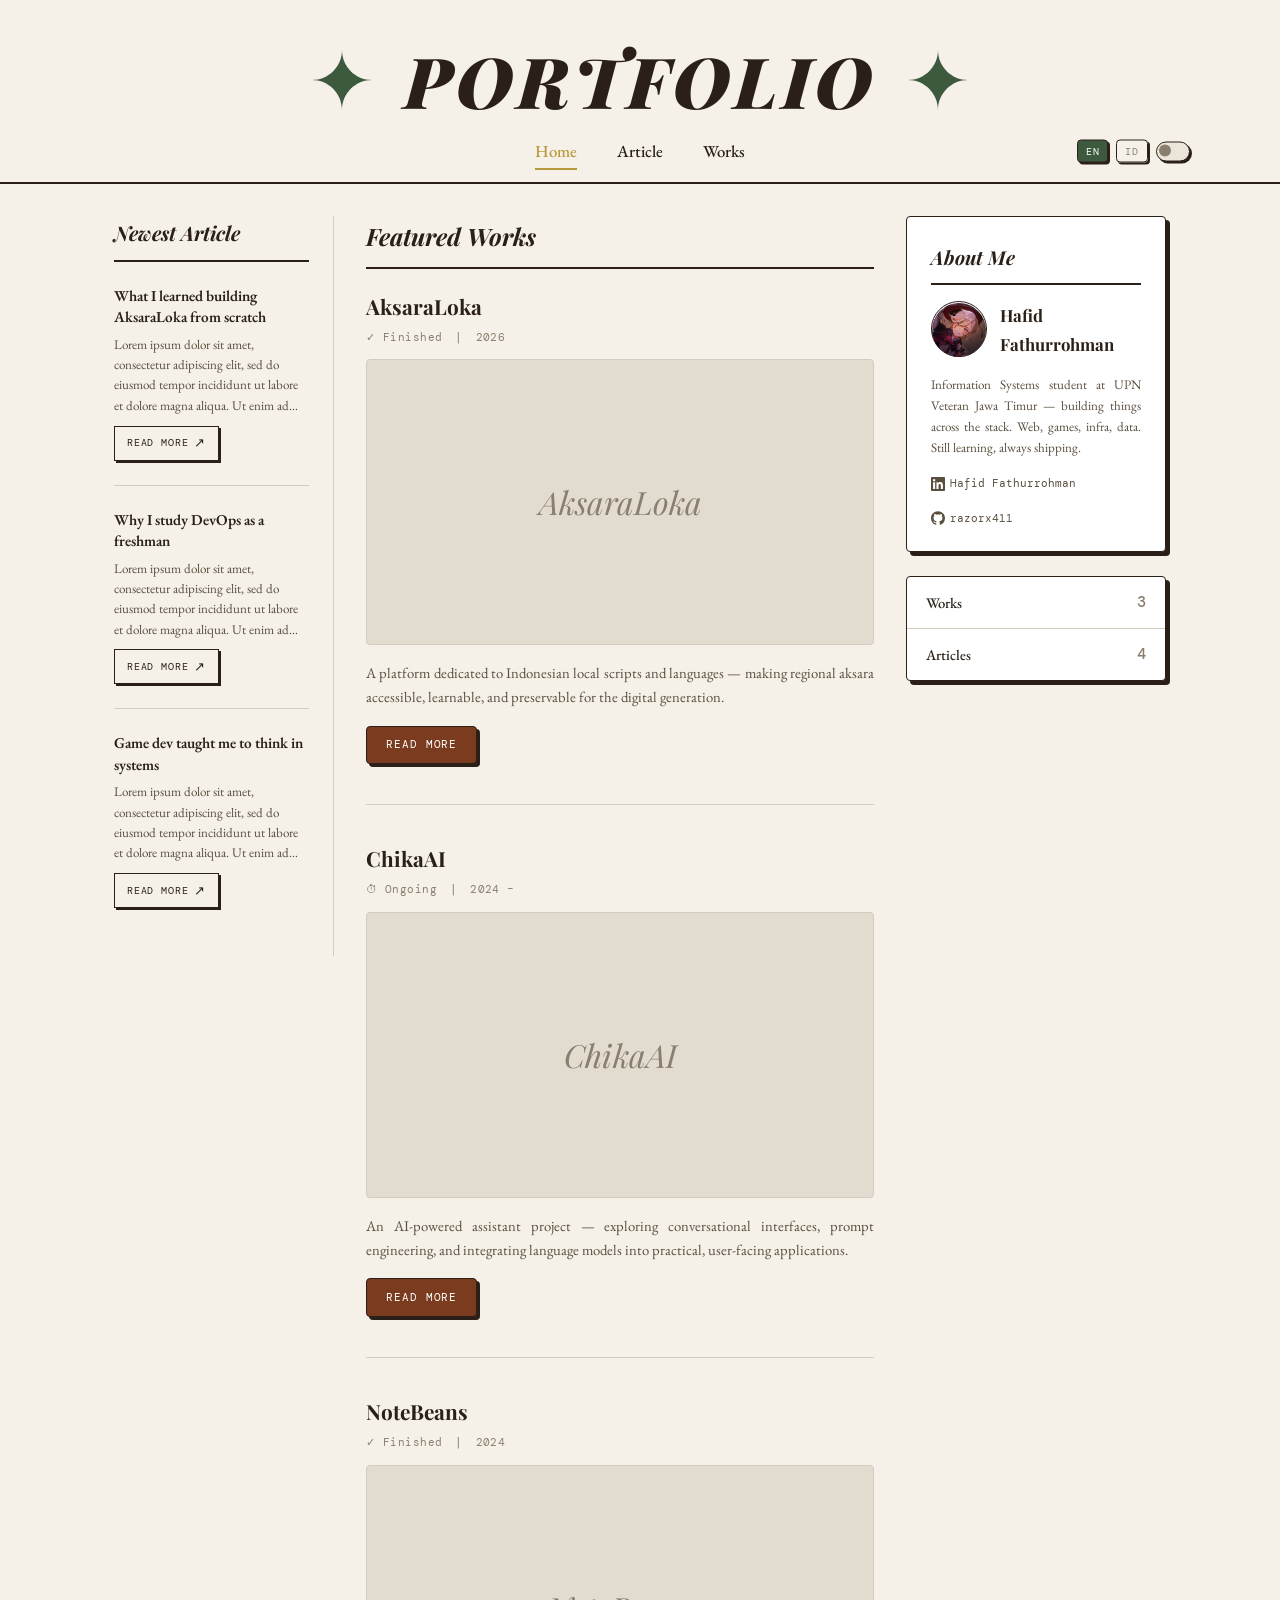
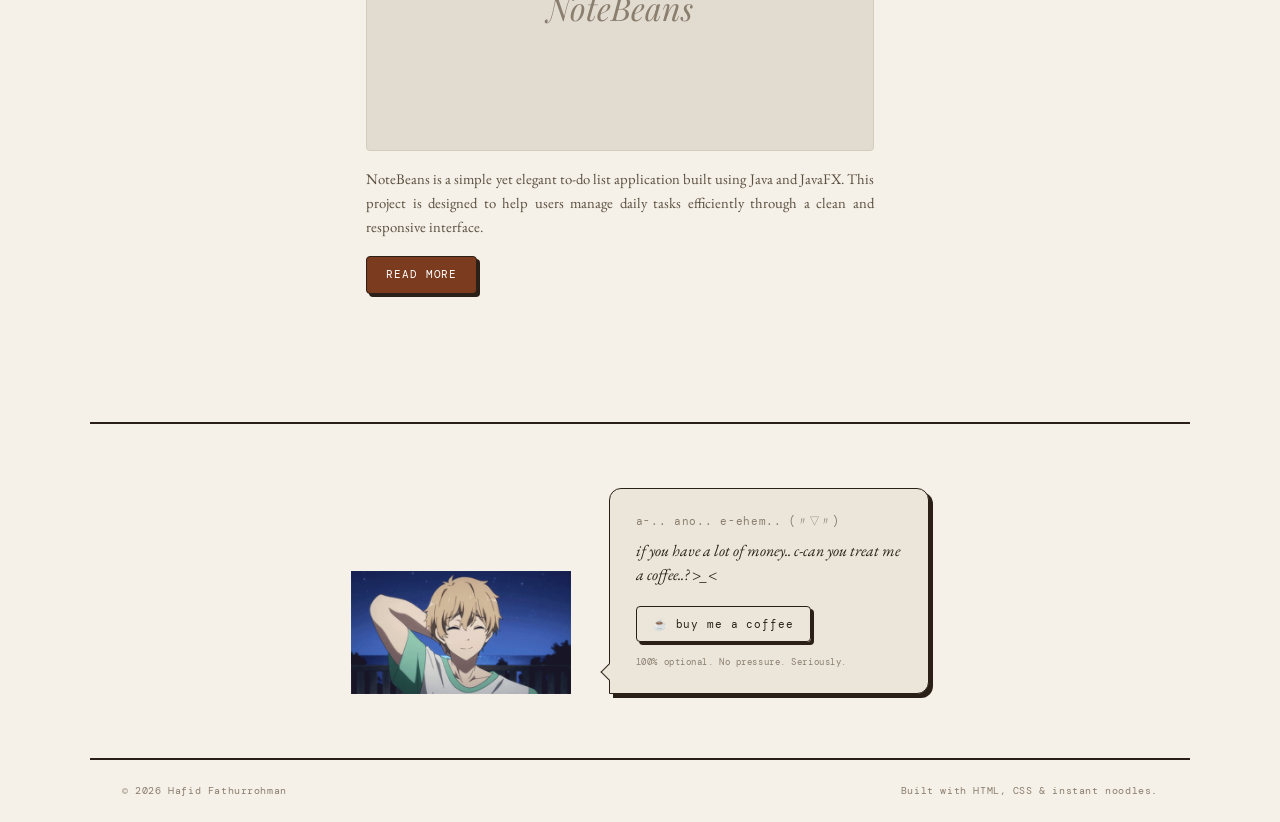
<file: index.html>
<!DOCTYPE html>
<html lang="en" data-theme="light">
<head>
  <meta charset="UTF-8" />
  <meta name="viewport" content="width=device-width, initial-scale=1.0"/>
  <meta name="description" content="Hafid Fathurrohman — Information Systems student, developer, builder. Portfolio home."/>
  <title>Hafid Fathurrohman — Portfolio</title>
  <link rel="icon" type="image/png" href="assets/ic_main.png"/>

  <!-- Fonts -->
  <link rel="preconnect" href="https://fonts.googleapis.com">
  <link href="https://fonts.googleapis.com/css2?family=Playfair+Display:ital,wght@0,400;0,700;0,900;1,400;1,700;1,900&family=EB+Garamond:ital,wght@0,400;0,500;0,600;1,400&family=DM+Mono:wght@300;400;500&display=swap" rel="stylesheet">

  <!-- Styles -->
  <link rel="stylesheet" href="css/style.css"/>
</head>
<body>

  <!-- ════════════════════ MASTHEAD ════════════════════ -->
  <header class="masthead">
    <div class="masthead-inner">
      <!-- Decorative left -->
      <div class="deco-shape">
        <svg viewBox="0 0 100 100" xmlns="http://www.w3.org/2000/svg">
          <path d="M50 0 C50 27.6,27.6 50,0 50 C27.6 50,50 72.4,50 100 C50 72.4,72.4 50,100 50 C72.4 50,50 27.6,50 0Z"/>
        </svg>
      </div>

      <h1 class="masthead-title">Portfolio</h1>

      <!-- Decorative right -->
      <div class="deco-shape">
        <svg viewBox="0 0 100 100" xmlns="http://www.w3.org/2000/svg">
          <path d="M50 0 C50 27.6,27.6 50,0 50 C27.6 50,50 72.4,50 100 C50 72.4,72.4 50,100 50 C72.4 50,50 27.6,50 0Z"/>
        </svg>
      </div>
    </div>

    <!-- Navigation -->
    <nav class="main-nav" id="mainNav">
      <div class="nav-links" id="navLinks">
        <a href="index.html" class="active" data-page="home">Home</a>
        <a href="article.html" data-page="article">Article</a>
        <a href="work.html" data-page="works">Works</a>
      </div>

      <div class="nav-controls">
        <button class="ctrl-btn lang-btn active-lang" data-lang="en">EN</button>
        <button class="ctrl-btn lang-btn" data-lang="id">ID</button>
        <button id="darkToggle" aria-label="Toggle dark mode"></button>
        <button class="hamburger" id="hamburger" aria-label="Menu">
          <span></span><span></span><span></span>
        </button>
      </div>
    </nav>
  </header>


  <!-- ════════════════════ PAGE BODY — 3 COLUMNS ════════════════════ -->
  <main class="page-body">

    <!-- ── LEFT SIDEBAR: Newest Articles ── -->
    <aside class="sidebar-left fade-in">
      <h2 class="sidebar-title" data-i18n="sidebar_newest">Newest Article</h2>

      <div class="article-preview">
        <h3 class="article-preview-title" data-i18n="ap1_title">What I learned building AksaraLoka from scratch</h3>
        <p class="article-preview-text" data-i18n="ap1_text">Lorem ipsum dolor sit amet, consectetur adipiscing elit, sed do eiusmod tempor incididunt ut labore et dolore magna aliqua. Ut enim ad minim veniam, quis nostrud exercitation ullamco laboris nisi ut aliquip ex ea commodo consequat.</p>
        <a href="article.html" class="read-more-link">Read More <span class="arrow">↗</span></a>
      </div>

      <div class="article-preview">
        <h3 class="article-preview-title" data-i18n="ap2_title">Why I study DevOps as a freshman</h3>
        <p class="article-preview-text" data-i18n="ap2_text">Lorem ipsum dolor sit amet, consectetur adipiscing elit, sed do eiusmod tempor incididunt ut labore et dolore magna aliqua. Ut enim ad minim veniam, quis nostrud exercitation ullamco laboris nisi ut aliquip ex ea commodo consequat.</p>
        <a href="article.html" class="read-more-link">Read More <span class="arrow">↗</span></a>
      </div>

      <div class="article-preview">
        <h3 class="article-preview-title" data-i18n="ap3_title">Game dev taught me to think in systems</h3>
        <p class="article-preview-text" data-i18n="ap3_text">Lorem ipsum dolor sit amet, consectetur adipiscing elit, sed do eiusmod tempor incididunt ut labore et dolore magna aliqua. Ut enim ad minim veniam, quis nostrud exercitation ullamco laboris nisi ut aliquip ex ea commodo consequat.</p>
        <a href="article.html" class="read-more-link">Read More <span class="arrow">↗</span></a>
      </div>
    </aside>


    <!-- ── CENTER: Featured Works ── -->
    <section class="center-content">
      <h2 class="section-heading" data-i18n="heading_featured">Featured Works</h2>

      <!-- Work 1: AksaraLoka -->
      <article class="work-card fade-in">
        <h3 class="work-card-title">AksaraLoka</h3>
        <div class="work-card-meta">
          <span class="meta-icon">✓ Finished</span>
          <span>|</span>
          <span>2026</span>
        </div>
        <div class="work-card-image" role="img" aria-label="AksaraLoka project screenshot" style="display:flex;align-items:center;justify-content:center;font-family:var(--display);font-size:2rem;color:var(--muted);font-style:italic;">AksaraLoka</div>
        <p class="work-card-desc" data-i18n="akslok_desc">A platform dedicated to Indonesian local scripts and languages — making regional aksara accessible, learnable, and preservable for the digital generation.</p>
        <a href="work.html" class="btn-retro btn-retro-fill">Read More</a>
      </article>

      <!-- Work 2: ChikaAI -->
      <article class="work-card fade-in">
        <h3 class="work-card-title">ChikaAI</h3>
        <div class="work-card-meta">
          <span class="meta-icon">⏱ Ongoing</span>
          <span>|</span>
          <span>2024 –</span>
        </div>
        <div class="work-card-image" role="img" aria-label="ChikaAI project screenshot" style="display:flex;align-items:center;justify-content:center;font-family:var(--display);font-size:2rem;color:var(--muted);font-style:italic;">ChikaAI</div>
        <p class="work-card-desc" data-i18n="chika_desc">An AI-powered assistant project — exploring conversational interfaces, prompt engineering, and integrating language models into practical, user-facing applications.</p>
        <a href="work.html" class="btn-retro btn-retro-fill">Read More</a>
      </article>

      <!-- Work 3: NoteBeans -->
      <article class="work-card fade-in">
        <h3 class="work-card-title">NoteBeans</h3>
        <div class="work-card-meta">
          <span class="meta-icon">✓ Finished</span>
          <span>|</span>
          <span>2024</span>
        </div>
        <div class="work-card-image" role="img" aria-label="NoteBeans project screenshot" style="display:flex;align-items:center;justify-content:center;font-family:var(--display);font-size:2rem;color:var(--muted);font-style:italic;">NoteBeans</div>
        <p class="work-card-desc" data-i18n="notebeans_desc">NoteBeans is a simple yet elegant to-do list application built using Java and JavaFX. This project is designed to help users manage daily tasks efficiently through a clean and responsive interface.</p>
        <a href="https://github.com/razorx411/NoteBeans" class="btn-retro btn-retro-fill">Read More</a>
      </article>
    </section>


    <!-- ── RIGHT SIDEBAR: About Me ── -->
    <aside class="sidebar-right fade-in fade-in-delay-2">

      <!-- About card -->
      <div class="about-card">
        <h2 class="about-card-title" data-i18n="sidebar_about">About Me</h2>

        <div class="profile-section">
          <div class="profile-photo"><img src="assets/ic_me.jpg" alt="HF"></div>
          <div>
            <p class="profile-name">Hafid Fathurrohman</p>
          </div>
        </div>

        <p class="about-bio" data-i18n="about_bio_short">Information Systems student at UPN Veteran Jawa Timur — building things across the stack. Web, games, infra, data. Still learning, always shipping.</p>

        <div class="social-links">
          <a href="www.linkedin.com/in/hafid-fathurrohman-99455b325" target="_blank" class="social-link-retro">
            <svg viewBox="0 0 24 24" xmlns="http://www.w3.org/2000/svg"><path d="M20.447 20.452h-3.554v-5.569c0-1.328-.027-3.037-1.852-3.037-1.853 0-2.136 1.445-2.136 2.939v5.667H9.351V9h3.414v1.561h.046c.477-.9 1.637-1.85 3.37-1.85 3.601 0 4.267 2.37 4.267 5.455v6.286zM5.337 7.433a2.062 2.062 0 01-2.063-2.065 2.064 2.064 0 112.063 2.065zm1.782 13.019H3.555V9h3.564v11.452zM22.225 0H1.771C.792 0 0 .774 0 1.729v20.542C0 23.227.792 24 1.771 24h20.451C23.2 24 24 23.227 24 22.271V1.729C24 .774 23.2 0 22.222 0h.003z"/></svg>
            Hafid Fathurrohman
          </a>
          <a href="https://github.com/razorx411" target="_blank" class="social-link-retro">
            <svg viewBox="0 0 24 24" xmlns="http://www.w3.org/2000/svg"><path d="M12 .297c-6.63 0-12 5.373-12 12 0 5.303 3.438 9.8 8.205 11.385.6.113.82-.258.82-.577 0-.285-.01-1.04-.015-2.04-3.338.724-4.042-1.61-4.042-1.61C4.422 18.07 3.633 17.7 3.633 17.7c-1.087-.744.084-.729.084-.729 1.205.084 1.838 1.236 1.838 1.236 1.07 1.835 2.809 1.305 3.495.998.108-.776.417-1.305.76-1.605-2.665-.3-5.466-1.332-5.466-5.93 0-1.31.465-2.38 1.235-3.22-.135-.303-.54-1.523.105-3.176 0 0 1.005-.322 3.3 1.23.96-.267 1.98-.399 3-.405 1.02.006 2.04.138 3 .405 2.28-1.552 3.285-1.23 3.285-1.23.645 1.653.24 2.873.12 3.176.765.84 1.23 1.91 1.23 3.22 0 4.61-2.805 5.625-5.475 5.92.42.36.81 1.096.81 2.22 0 1.606-.015 2.896-.015 3.286 0 .315.21.69.825.57C20.565 22.092 24 17.592 24 12.297c0-6.627-5.373-12-12-12"/></svg>
            razorx411
          </a>
        </div>
      </div>

      <!-- Stats card -->
      <div class="stats-card">
        <div class="stat-row">
          <span class="stat-label">Works</span>
          <span class="stat-value">3</span>
        </div>
        <div class="stat-row">
          <span class="stat-label">Articles</span>
          <span class="stat-value">4</span>
        </div>
      </div>
    </aside>

  </main>

  <!-- ════════════════════ SUPPORT / KO-FI ════════════════════ -->
  <div id="support">
    <div class="anime-scene fade-in">
      <!-- anime gif -->
      <div class="anime-gif-wrap">
        <img src="anime-blush.gif" alt="anime blush" />
      </div>  
      <!-- speech bubble -->
      <div class="anime-speech">
        <p class="speech-line-1" data-i18n="support_line1">a-.. ano.. e-ehem.. (〃▽〃)</p>
        <p class="speech-line-2" data-i18n="support_line2">if you have a lot of money.. c-can you treat me a coffee..? &gt;_&lt;</p>
        <a href="https://ko-fi.com/hafidfathurrohman" target="_blank" class="matcha-inline-btn" data-i18n="support_btn">buy me a matcha</a>
        <p class="speech-disclaimer" data-i18n="support_disc">100% optional. No pressure. Seriously.</p>
      </div>
    </div>
  </div>

  <!-- ════════════════════ FOOTER ════════════════════ -->
  <footer>
    <span class="footer-text">© 2026 Hafid Fathurrohman</span>
    <span class="footer-text" data-i18n="footer_right">Built with HTML, CSS &amp; Matcha.</span>
  </footer>


  <!-- Scripts -->
  <script src="js/i18n.js"></script>
  <script src="js/main.js"></script>
</body>
</html>
</file>
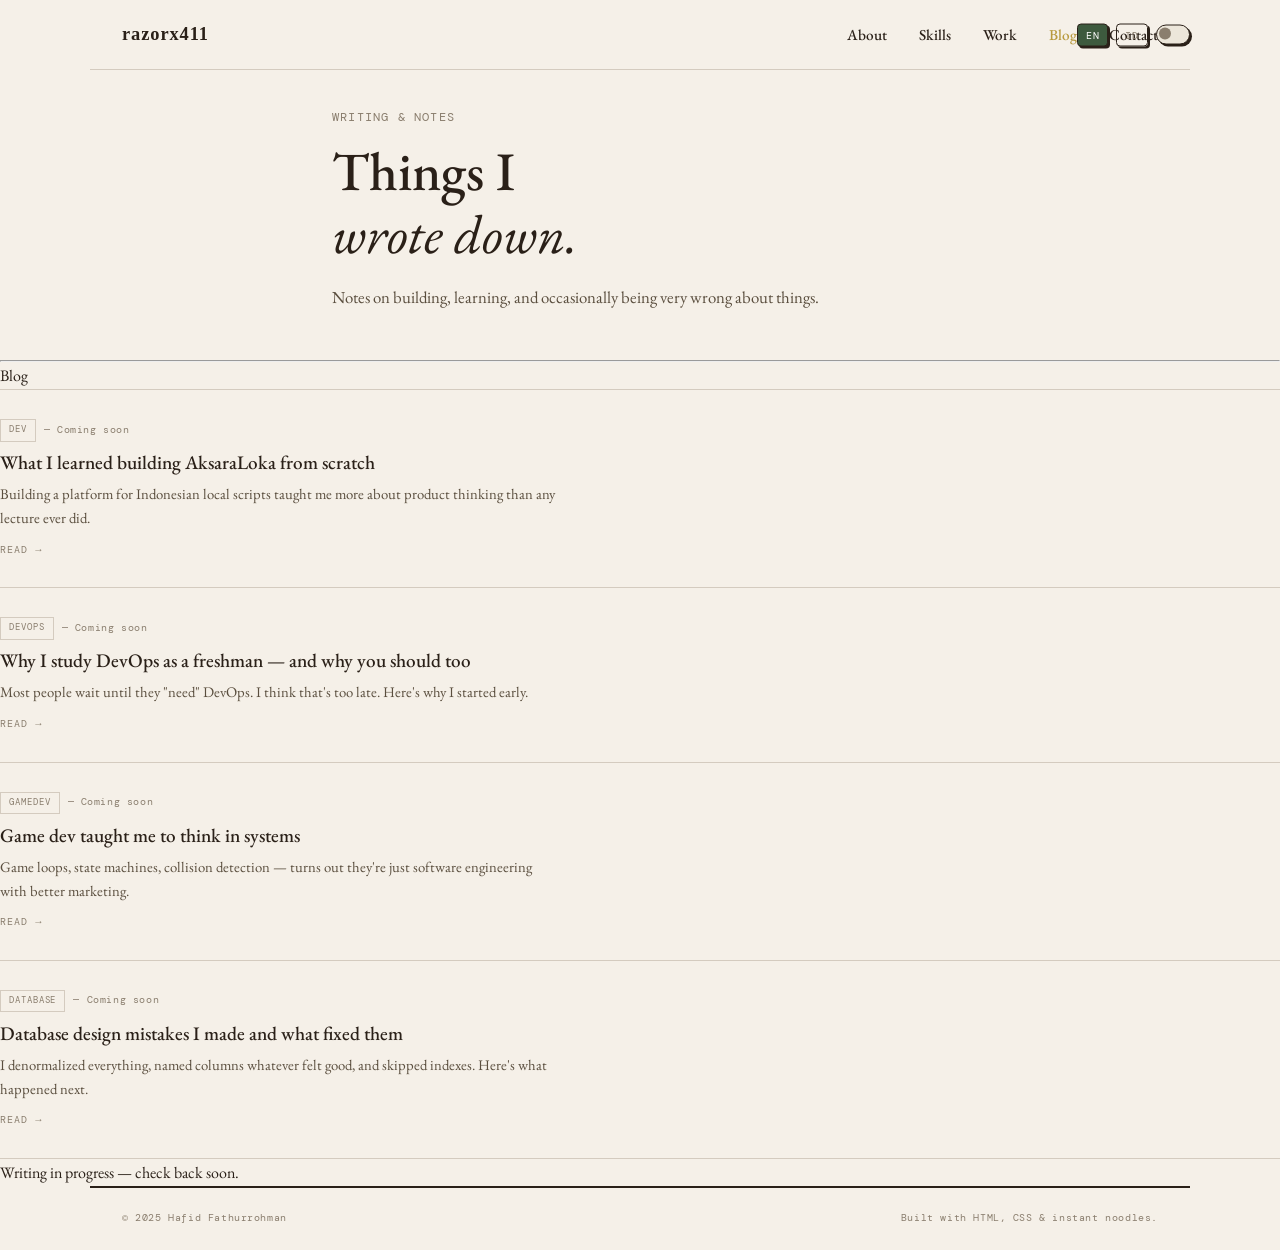
<file: blog/index.html>
<!DOCTYPE html>
<html lang="en" data-theme="light">
<head>
  <meta charset="UTF-8"/>
  <meta name="viewport" content="width=device-width, initial-scale=1.0"/>
  <meta name="description" content="Hafid Fathurrohman — Blog"/>
  <title>Blog — Hafid Fathurrohman</title>
  <link rel="preconnect" href="https://fonts.googleapis.com">
  <link href="https://fonts.googleapis.com/css2?family=EB+Garamond:ital,wght@0,400;0,500;0,600;1,400&family=DM+Mono:wght@300;400;500&display=swap" rel="stylesheet">
  <link rel="stylesheet" href="../css/style.css"/>
  <link rel="stylesheet" href="blog.css"/>
</head>
<body>

  <!-- ════ NAV ════ -->
  <nav>
    <a href="../index.html" class="nav-logo">razorx411</a>
    <ul class="nav-links" id="navLinks">
      <li><a href="../index.html#about"   data-i18n="nav_about">About</a></li>
      <li><a href="../index.html#skills"  data-i18n="nav_skills">Skills</a></li>
      <li><a href="../index.html#work"    data-i18n="nav_work">Work</a></li>
      <li><a href="index.html" class="active" data-i18n="nav_blog">Blog</a></li>
      <li><a href="../index.html#contact" data-i18n="nav_contact">Contact</a></li>
    </ul>
    <div class="nav-controls">
      <button class="ctrl-btn lang-btn active-lang" data-lang="en">EN</button>
      <button class="ctrl-btn lang-btn" data-lang="id">ID</button>
      <button id="darkToggle" aria-label="Toggle dark mode"></button>
      <button class="hamburger" id="hamburger" aria-label="Menu">
        <span></span><span></span><span></span>
      </button>
    </div>
  </nav>

  <!-- ════ HEADER ════ -->
  <section id="blog-header">
    <p class="hero-eyebrow" data-i18n="blog_eyebrow">Writing & Notes</p>
    <h1 class="hero-name" style="font-size: clamp(2rem,5vw,3.4rem);">
      <span data-i18n="blog_heading_a">Things I</span><br/>
      <em data-i18n="blog_heading_b">wrote down.</em>
    </h1>
    <p class="hero-sub" data-i18n="blog_sub">
      Notes on building, learning, and occasionally being very wrong about things.
    </p>
  </section>

  <hr class="divider"/>

  <!-- ════ POST LIST ════ -->
  <section id="posts">
    <p class="section-label" data-i18n="label_blog">Blog</p>

    <!-- post item template — duplicate for each real post -->
    <ul class="blog-list">

      <a class="blog-item blog-item--full" href="post.html">
        <div class="blog-item-meta">
          <span class="blog-tag" data-i18n="tag_dev">Dev</span>
          <span class="blog-date">— <span data-i18n="blog_coming">Coming soon</span></span>
        </div>
        <span class="blog-title" data-i18n="blog1">What I learned building AksaraLoka from scratch</span>
        <span class="blog-excerpt" data-i18n="blog1_exc">Building a platform for Indonesian local scripts taught me more about product thinking than any lecture ever did.</span>
        <span class="blog-read" data-i18n="blog_read">Read →</span>
      </a>

      <a class="blog-item blog-item--full" href="#">
        <div class="blog-item-meta">
          <span class="blog-tag" data-i18n="tag_ops">DevOps</span>
          <span class="blog-date">— <span data-i18n="blog_coming">Coming soon</span></span>
        </div>
        <span class="blog-title" data-i18n="blog2">Why I study DevOps as a freshman — and why you should too</span>
        <span class="blog-excerpt" data-i18n="blog2_exc">Most people wait until they "need" DevOps. I think that's too late. Here's why I started early.</span>
        <span class="blog-read" data-i18n="blog_read">Read →</span>
      </a>

      <a class="blog-item blog-item--full" href="#">
        <div class="blog-item-meta">
          <span class="blog-tag" data-i18n="tag_game">GameDev</span>
          <span class="blog-date">— <span data-i18n="blog_coming">Coming soon</span></span>
        </div>
        <span class="blog-title" data-i18n="blog3">Game dev taught me to think in systems</span>
        <span class="blog-excerpt" data-i18n="blog3_exc">Game loops, state machines, collision detection — turns out they're just software engineering with better marketing.</span>
        <span class="blog-read" data-i18n="blog_read">Read →</span>
      </a>

      <a class="blog-item blog-item--full" href="#">
        <div class="blog-item-meta">
          <span class="blog-tag" data-i18n="tag_db">Database</span>
          <span class="blog-date">— <span data-i18n="blog_coming">Coming soon</span></span>
        </div>
        <span class="blog-title" data-i18n="blog4">Database design mistakes I made and what fixed them</span>
        <span class="blog-excerpt" data-i18n="blog4_exc">I denormalized everything, named columns whatever felt good, and skipped indexes. Here's what happened next.</span>
        <span class="blog-read" data-i18n="blog_read">Read →</span>
      </a>

    </ul>

    <p class="blog-note" data-i18n="blog_note">Writing in progress — check back soon.</p>
  </section>

  <!-- ════ FOOTER ════ -->
  <footer>
    <span class="footer-text">© 2025 Hafid Fathurrohman</span>
    <span class="footer-text" data-i18n="footer_right">Built with HTML, CSS &amp; instant noodles.</span>
  </footer>

  <script src="../js/i18n.js"></script>
  <script src="../js/main.js"></script>
</body>
</html>
</file>
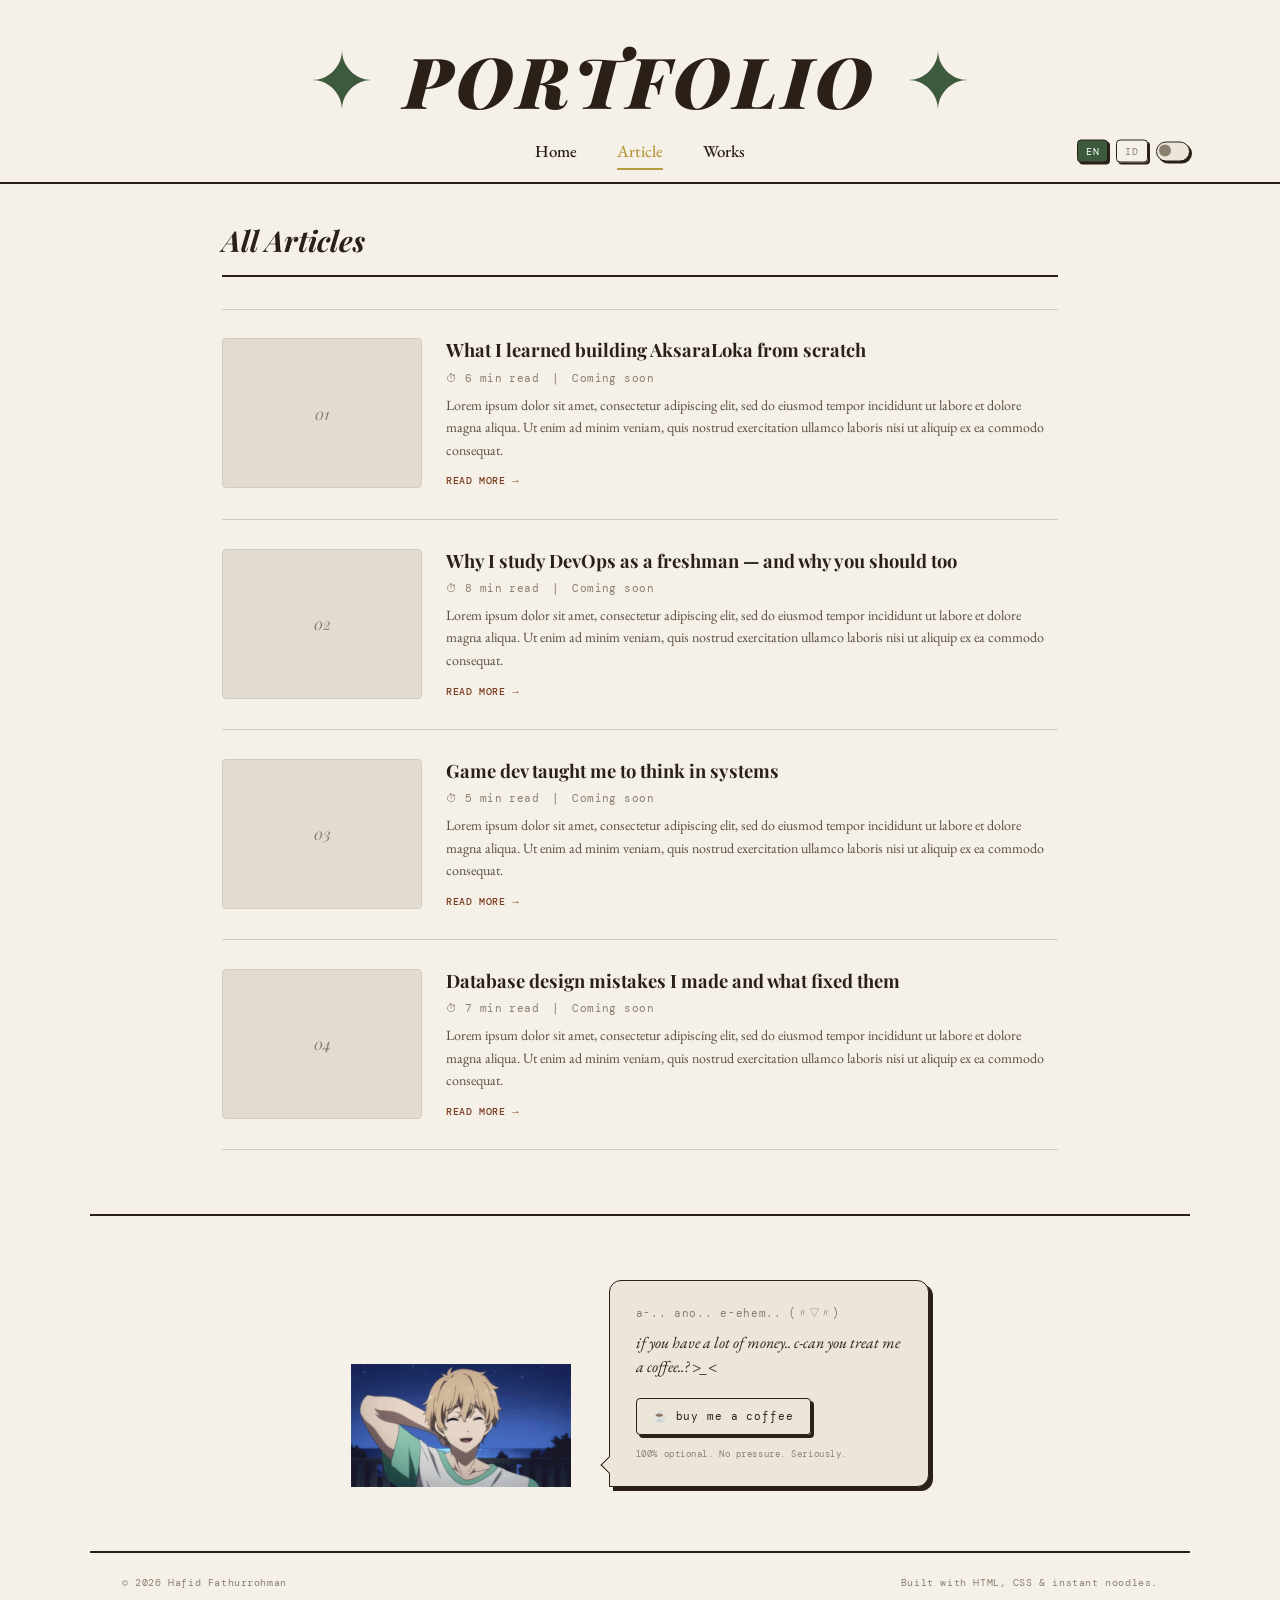
<file: article.html>
<!DOCTYPE html>
<html lang="en" data-theme="light">
<head>
  <meta charset="UTF-8" />
  <meta name="viewport" content="width=device-width, initial-scale=1.0"/>
  <meta name="description" content="Articles by Hafid Fathurrohman — thoughts on web dev, game dev, DevOps, and more."/>
  <title>Articles — Hafid Fathurrohman</title>
  <link rel="icon" type="image/png" href="assets/ic_main.png"/>

  <!-- Fonts -->
  <link rel="preconnect" href="https://fonts.googleapis.com">
  <link href="https://fonts.googleapis.com/css2?family=Playfair+Display:ital,wght@0,400;0,700;0,900;1,400;1,700;1,900&family=EB+Garamond:ital,wght@0,400;0,500;0,600;1,400&family=DM+Mono:wght@300;400;500&display=swap" rel="stylesheet">

  <!-- Styles -->
  <link rel="stylesheet" href="css/style.css"/>
</head>
<body>

  <!-- ════════════════════ MASTHEAD ════════════════════ -->
  <header class="masthead">
    <div class="masthead-inner">
      <div class="deco-shape">
        <svg viewBox="0 0 100 100" xmlns="http://www.w3.org/2000/svg">
          <path d="M50 0 C50 27.6,27.6 50,0 50 C27.6 50,50 72.4,50 100 C50 72.4,72.4 50,100 50 C72.4 50,50 27.6,50 0Z"/>
        </svg>
      </div>
      <h1 class="masthead-title">Portfolio</h1>
      <div class="deco-shape">
        <svg viewBox="0 0 100 100" xmlns="http://www.w3.org/2000/svg">
          <path d="M50 0 C50 27.6,27.6 50,0 50 C27.6 50,50 72.4,50 100 C50 72.4,72.4 50,100 50 C72.4 50,50 27.6,50 0Z"/>
        </svg>
      </div>
    </div>

    <nav class="main-nav" id="mainNav">
      <div class="nav-links" id="navLinks">
        <a href="index.html" data-page="home">Home</a>
        <a href="article.html" class="active" data-page="article">Article</a>
        <a href="work.html" data-page="works">Works</a>
      </div>

      <div class="nav-controls">
        <button class="ctrl-btn lang-btn active-lang" data-lang="en">EN</button>
        <button class="ctrl-btn lang-btn" data-lang="id">ID</button>
        <button id="darkToggle" aria-label="Toggle dark mode"></button>
        <button class="hamburger" id="hamburger" aria-label="Menu">
          <span></span><span></span><span></span>
        </button>
      </div>
    </nav>
  </header>


  <!-- ════════════════════ ARTICLES ════════════════════ -->
  <main class="page-full">
    <h2 class="section-heading" data-i18n="heading_articles">All Articles</h2>

    <div class="article-list">

      <!-- Article 1 -->
      <a href="blog/post.html" class="article-list-item fade-in">
        <div class="article-thumb" role="img" aria-label="AksaraLoka article thumbnail" style="display:flex;align-items:center;justify-content:center;font-family:var(--display);color:var(--muted);font-style:italic;">01</div>
        <div class="article-item-content">
          <h3 class="article-item-title" data-i18n="blog1">What I learned building AksaraLoka from scratch</h3>
          <div class="article-item-meta">
            <span>⏱ 6 min read</span>
            <span>|</span>
            <span>Coming soon</span>
          </div>
          <p class="article-item-excerpt" data-i18n="art1_excerpt">Lorem ipsum dolor sit amet, consectetur adipiscing elit, sed do eiusmod tempor incididunt ut labore et dolore magna aliqua. Ut enim ad minim veniam, quis nostrud exercitation ullamco laboris nisi ut aliquip ex ea commodo consequat.</p>
          <span class="article-item-readmore">Read More →</span>
        </div>
      </a>

      <!-- Article 2 -->
      <a href="blog/index.html" class="article-list-item fade-in fade-in-delay-1">
        <div class="article-thumb" role="img" aria-label="DevOps article thumbnail" style="display:flex;align-items:center;justify-content:center;font-family:var(--display);color:var(--muted);font-style:italic;">02</div>
        <div class="article-item-content">
          <h3 class="article-item-title" data-i18n="blog2">Why I study DevOps as a freshman — and why you should too</h3>
          <div class="article-item-meta">
            <span>⏱ 8 min read</span>
            <span>|</span>
            <span>Coming soon</span>
          </div>
          <p class="article-item-excerpt" data-i18n="art2_excerpt">Lorem ipsum dolor sit amet, consectetur adipiscing elit, sed do eiusmod tempor incididunt ut labore et dolore magna aliqua. Ut enim ad minim veniam, quis nostrud exercitation ullamco laboris nisi ut aliquip ex ea commodo consequat.</p>
          <span class="article-item-readmore">Read More →</span>
        </div>
      </a>

      <!-- Article 3 -->
      <a href="blog/index.html" class="article-list-item fade-in fade-in-delay-2">
        <div class="article-thumb" role="img" aria-label="Game dev article thumbnail" style="display:flex;align-items:center;justify-content:center;font-family:var(--display);color:var(--muted);font-style:italic;">03</div>
        <div class="article-item-content">
          <h3 class="article-item-title" data-i18n="blog3">Game dev taught me to think in systems</h3>
          <div class="article-item-meta">
            <span>⏱ 5 min read</span>
            <span>|</span>
            <span>Coming soon</span>
          </div>
          <p class="article-item-excerpt" data-i18n="art3_excerpt">Lorem ipsum dolor sit amet, consectetur adipiscing elit, sed do eiusmod tempor incididunt ut labore et dolore magna aliqua. Ut enim ad minim veniam, quis nostrud exercitation ullamco laboris nisi ut aliquip ex ea commodo consequat.</p>
          <span class="article-item-readmore">Read More →</span>
        </div>
      </a>

      <!-- Article 4 -->
      <a href="blog/index.html" class="article-list-item fade-in fade-in-delay-3">
        <div class="article-thumb" role="img" aria-label="Database article thumbnail" style="display:flex;align-items:center;justify-content:center;font-family:var(--display);color:var(--muted);font-style:italic;">04</div>
        <div class="article-item-content">
          <h3 class="article-item-title" data-i18n="blog4">Database design mistakes I made and what fixed them</h3>
          <div class="article-item-meta">
            <span>⏱ 7 min read</span>
            <span>|</span>
            <span>Coming soon</span>
          </div>
          <p class="article-item-excerpt" data-i18n="art4_excerpt">Lorem ipsum dolor sit amet, consectetur adipiscing elit, sed do eiusmod tempor incididunt ut labore et dolore magna aliqua. Ut enim ad minim veniam, quis nostrud exercitation ullamco laboris nisi ut aliquip ex ea commodo consequat.</p>
          <span class="article-item-readmore">Read More →</span>
        </div>
      </a>

    </div>
  </main>

  <!-- ════════════════════ SUPPORT / KO-FI ════════════════════ -->
  <div id="support">
    <div class="anime-scene fade-in">
      <!-- anime gif -->
      <div class="anime-gif-wrap">
        <img src="anime-blush.gif" alt="anime blush" />
      </div>  
      <!-- speech bubble -->
      <div class="anime-speech">
        <p class="speech-line-1" data-i18n="support_line1">a-.. ano.. e-ehem.. (〃▽〃)</p>
        <p class="speech-line-2" data-i18n="support_line2">if you have a lot of money.. c-can you treat me a coffee..? &gt;_&lt;</p>
        <a href="https://ko-fi.com/hafidfathurrohman" target="_blank" class="matcha-inline-btn" data-i18n="support_btn">buy me a matcha</a>
        <p class="speech-disclaimer" data-i18n="support_disc">100% optional. No pressure. Seriously.</p>
      </div>
    </div>
  </div>

  <!-- ════════════════════ FOOTER ════════════════════ -->
  <footer>
    <span class="footer-text">© 2026 Hafid Fathurrohman</span>
    <span class="footer-text" data-i18n="footer_right">Built with HTML, CSS &amp; Matcha.</span>
  </footer>

  <!-- Scripts -->
  <script src="js/i18n.js"></script>
  <script src="js/main.js"></script>
</body>
</html>
</file>
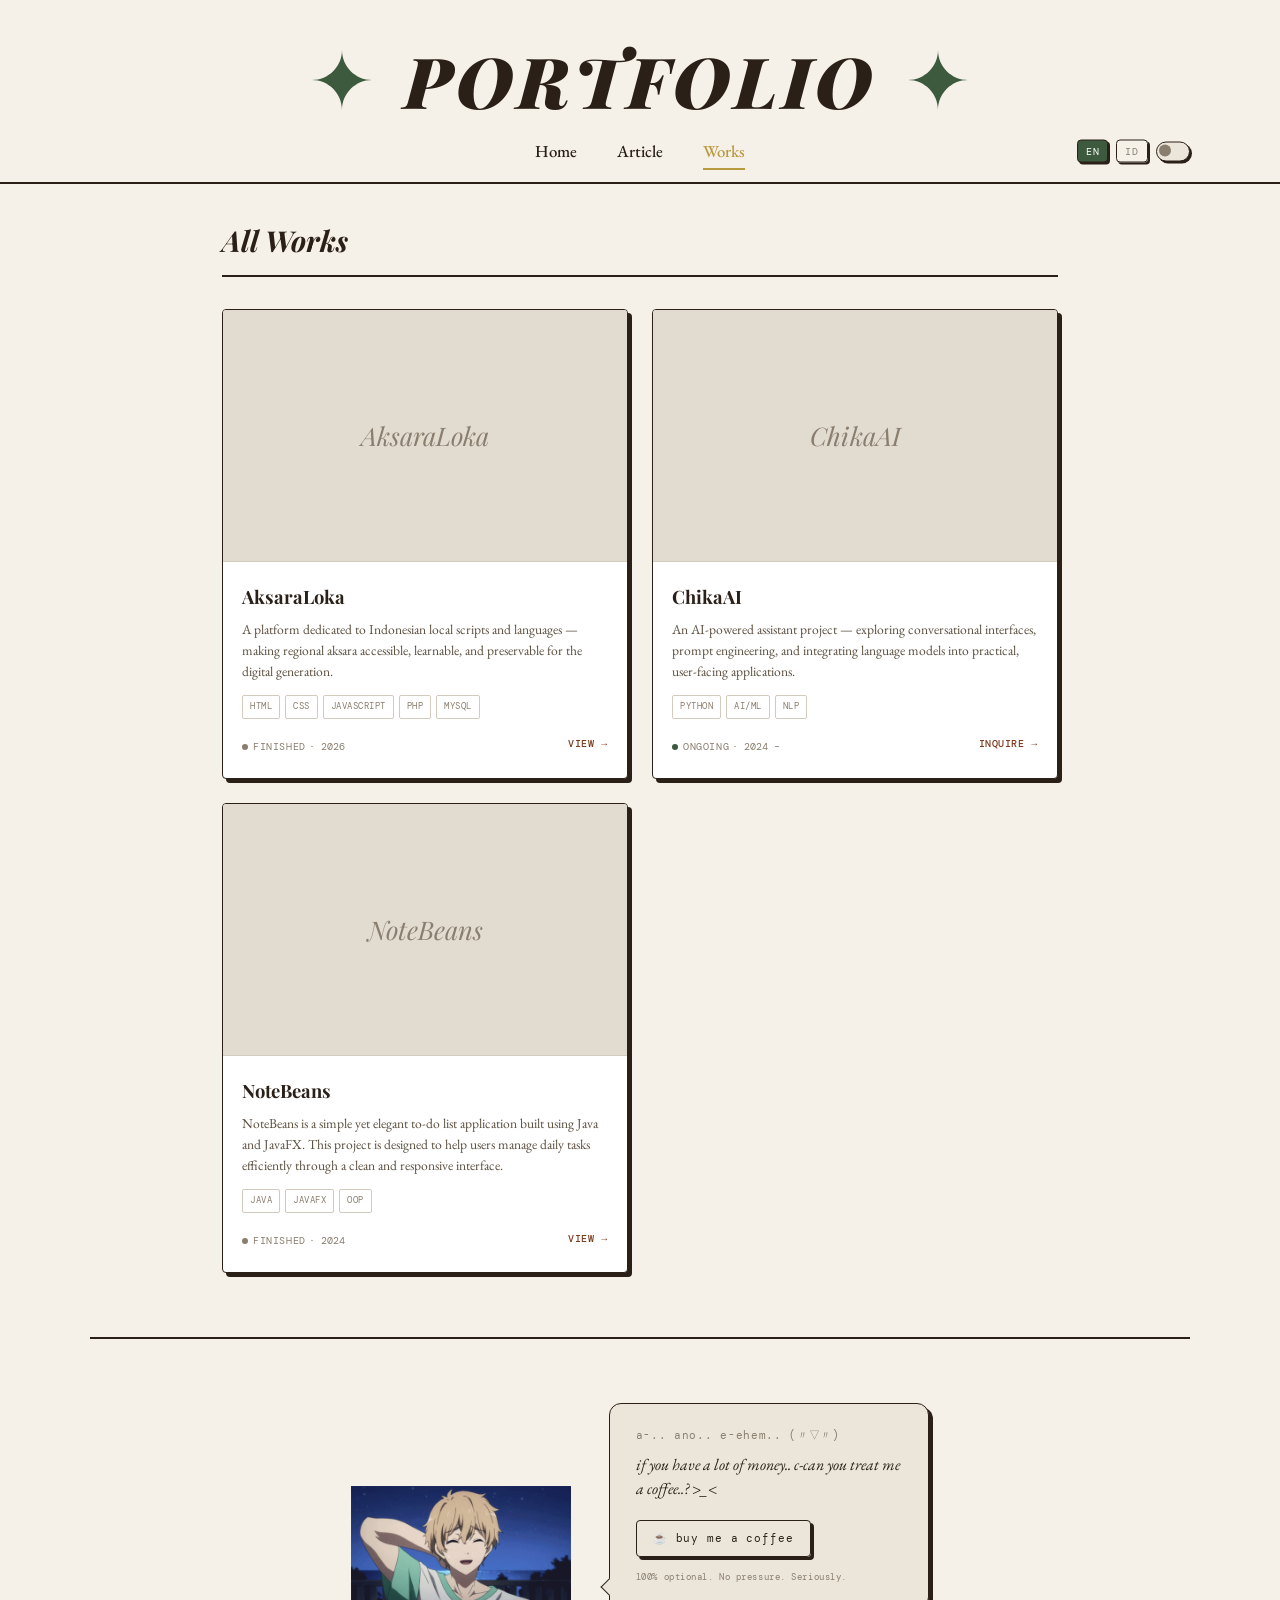
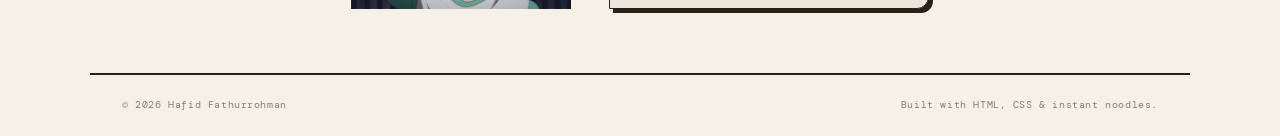
<file: work.html>
<!DOCTYPE html>
<html lang="en" data-theme="light">
<head>
  <meta charset="UTF-8" />
  <meta name="viewport" content="width=device-width, initial-scale=1.0"/>
  <meta name="description" content="Works & projects by Hafid Fathurrohman — AksaraLoka, ChikaAI, NoteBeans, and more."/>
  <title>Works — Hafid Fathurrohman</title>
  <link rel="icon" type="image/png" href="assets/ic_main.png"/>

  <!-- Fonts -->
  <link rel="preconnect" href="https://fonts.googleapis.com">
  <link href="https://fonts.googleapis.com/css2?family=Playfair+Display:ital,wght@0,400;0,700;0,900;1,400;1,700;1,900&family=EB+Garamond:ital,wght@0,400;0,500;0,600;1,400&family=DM+Mono:wght@300;400;500&display=swap" rel="stylesheet">

  <!-- Styles -->
  <link rel="stylesheet" href="css/style.css"/>
</head>
<body>

  <!-- ════════════════════ MASTHEAD ════════════════════ -->
  <header class="masthead">
    <div class="masthead-inner">
      <div class="deco-shape">
        <svg viewBox="0 0 100 100" xmlns="http://www.w3.org/2000/svg">
          <path d="M50 0 C50 27.6,27.6 50,0 50 C27.6 50,50 72.4,50 100 C50 72.4,72.4 50,100 50 C72.4 50,50 27.6,50 0Z"/>
        </svg>
      </div>
      <h1 class="masthead-title">Portfolio</h1>
      <div class="deco-shape">
        <svg viewBox="0 0 100 100" xmlns="http://www.w3.org/2000/svg">
          <path d="M50 0 C50 27.6,27.6 50,0 50 C27.6 50,50 72.4,50 100 C50 72.4,72.4 50,100 50 C72.4 50,50 27.6,50 0Z"/>
        </svg>
      </div>
    </div>

    <nav class="main-nav" id="mainNav">
      <div class="nav-links" id="navLinks">
        <a href="index.html" data-page="home">Home</a>
        <a href="article.html" data-page="article">Article</a>
        <a href="work.html" class="active" data-page="works">Works</a>
      </div>

      <div class="nav-controls">
        <button class="ctrl-btn lang-btn active-lang" data-lang="en">EN</button>
        <button class="ctrl-btn lang-btn" data-lang="id">ID</button>
        <button id="darkToggle" aria-label="Toggle dark mode"></button>
        <button class="hamburger" id="hamburger" aria-label="Menu">
          <span></span><span></span><span></span>
        </button>
      </div>
    </nav>
  </header>


  <!-- ════════════════════ WORKS ════════════════════ -->
  <main class="page-full">
    <h2 class="section-heading" data-i18n="heading_works">All Works</h2>

    <div class="works-grid">

      <!-- AksaraLoka -->
      <div class="work-grid-card fade-in">
        <div class="work-grid-image" role="img" aria-label="AksaraLoka" style="display:flex;align-items:center;justify-content:center;font-family:var(--display);font-size:1.6rem;color:var(--muted);font-style:italic;">AksaraLoka</div>
        <div class="work-grid-body">
          <h3 class="work-grid-title">AksaraLoka</h3>
          <p class="work-grid-desc" data-i18n="akslok_desc">A platform dedicated to Indonesian local scripts and languages — making regional aksara accessible, learnable, and preservable for the digital generation.</p>
          <div class="work-grid-tags">
            <span class="tag-retro">HTML</span>
            <span class="tag-retro">CSS</span>
            <span class="tag-retro">JavaScript</span>
            <span class="tag-retro">PHP</span>
            <span class="tag-retro">MySQL</span>
          </div>
          <div class="work-grid-footer">
            <div>
              <span class="work-status"><span class="status-dot past"></span> <span data-i18n="proj_finished">Finished</span></span>
              <span class="work-year"> · 2026</span>
            </div>
            <a href="https://github.com/razorx411/AksaraLoka" target="_blank" class="work-grid-link" data-i18n="p_view">View →</a>
          </div>
        </div>
      </div>

      <!-- ChikaAI -->
      <div class="work-grid-card fade-in fade-in-delay-1">
        <div class="work-grid-image" role="img" aria-label="ChikaAI" style="display:flex;align-items:center;justify-content:center;font-family:var(--display);font-size:1.6rem;color:var(--muted);font-style:italic;">ChikaAI</div>
        <div class="work-grid-body">
          <h3 class="work-grid-title">ChikaAI</h3>
          <p class="work-grid-desc" data-i18n="chika_desc">An AI-powered assistant project — exploring conversational interfaces, prompt engineering, and integrating language models into practical, user-facing applications.</p>
          <div class="work-grid-tags">
            <span class="tag-retro">Python</span>
            <span class="tag-retro">AI/ML</span>
            <span class="tag-retro">NLP</span>
          </div>
          <div class="work-grid-footer">
            <div>
              <span class="work-status"><span class="status-dot"></span> Ongoing</span>
              <span class="work-year"> · 2024 –</span>
            </div>
            <a href="#" class="work-grid-link">Inquire →</a>
          </div>
        </div>
      </div>

      <!-- NoteBeans -->
      <div class="work-grid-card fade-in fade-in-delay-2">
        <div class="work-grid-image" role="img" aria-label="NoteBeans" style="display:flex;align-items:center;justify-content:center;font-family:var(--display);font-size:1.6rem;color:var(--muted);font-style:italic;">NoteBeans</div>
        <div class="work-grid-body">
          <h3 class="work-grid-title">NoteBeans</h3>
          <p class="work-grid-desc" data-i18n="notebeans_desc">NoteBeans is a simple yet elegant to-do list application built using Java and JavaFX. This project is designed to help users manage daily tasks efficiently through a clean and responsive interface.</p>
          <div class="work-grid-tags">
            <span class="tag-retro">Java</span>
            <span class="tag-retro">JavaFX</span>
            <span class="tag-retro">OOP</span>
          </div>
          <div class="work-grid-footer">
            <div>
              <span class="work-status"><span class="status-dot past"></span> Finished</span>
              <span class="work-year"> · 2024</span>
            </div>
            <a href="https://github.com/razorx411/NoteBeans" target="_blank" class="work-grid-link">View →</a>
          </div>
        </div>
      </div>

    </div>
  </main>

  <!-- ════════════════════ SUPPORT / KO-FI ════════════════════ -->
  <div id="support">
    <div class="anime-scene fade-in">
      <!-- anime gif -->
      <div class="anime-gif-wrap">
        <img src="anime-blush.gif" alt="anime blush" />
      </div>  
      <!-- speech bubble -->
      <div class="anime-speech">
        <p class="speech-line-1" data-i18n="support_line1">a-.. ano.. e-ehem.. (〃▽〃)</p>
        <p class="speech-line-2" data-i18n="support_line2">if you have a lot of money.. c-can you treat me a coffee..? &gt;_&lt;</p>
        <a href="https://ko-fi.com/hafidfathurrohman" target="_blank" class="matcha-inline-btn" data-i18n="support_btn">buy me a matcha</a>
        <p class="speech-disclaimer" data-i18n="support_disc">100% optional. No pressure. Seriously.</p>
      </div>
    </div>
  </div>

  <!-- ════════════════════ FOOTER ════════════════════ -->
  <footer>
    <span class="footer-text">© 2026 Hafid Fathurrohman</span>
    <span class="footer-text" data-i18n="footer_right">Built with HTML, CSS &amp; Matcha.</span>
  </footer>

  <!-- Scripts -->
  <script src="js/i18n.js"></script>
  <script src="js/main.js"></script>
</body>
</html>
</file>
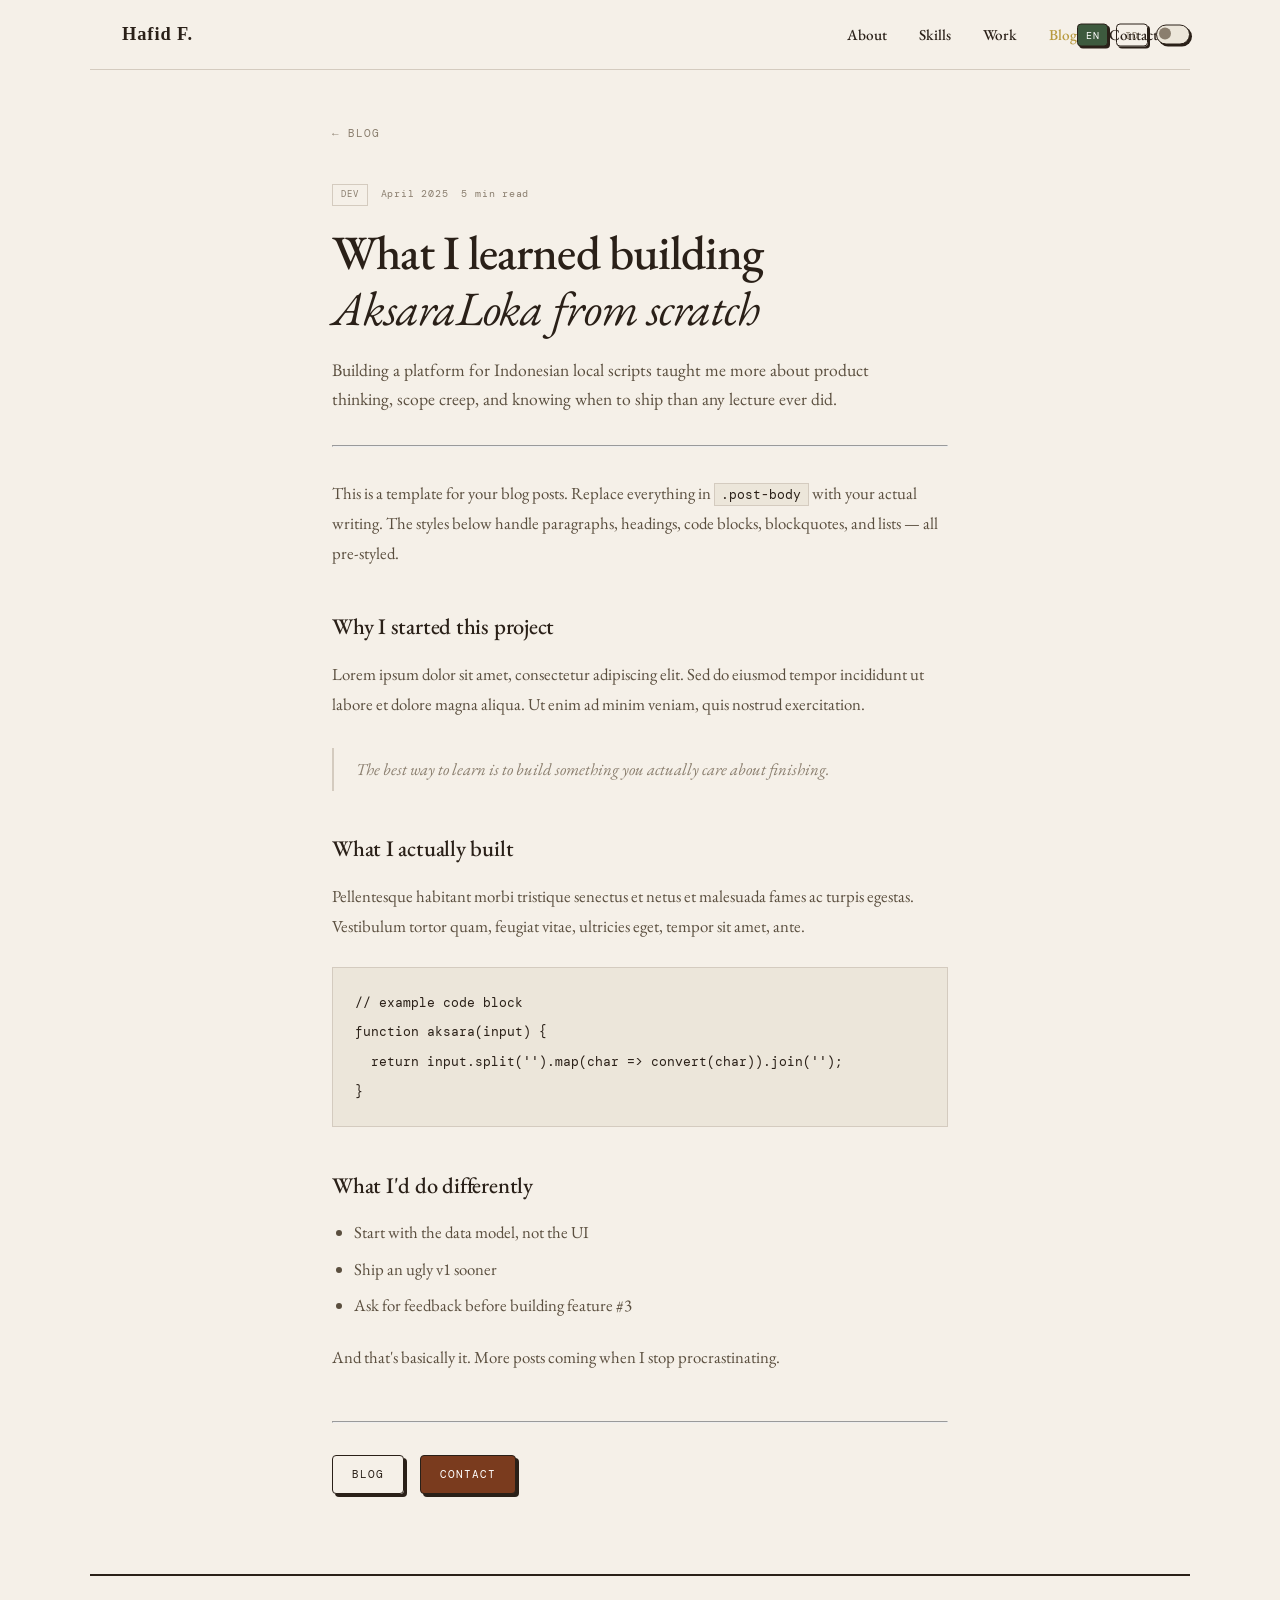
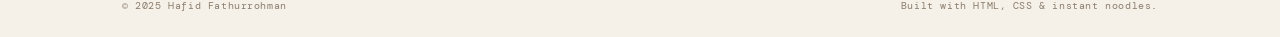
<file: blog/post.html>
<!DOCTYPE html>
<html lang="en" data-theme="light">
<head>
  <meta charset="UTF-8"/>
  <meta name="viewport" content="width=device-width, initial-scale=1.0"/>
  <title>Post Title — Hafid Fathurrohman</title>
  <link rel="preconnect" href="https://fonts.googleapis.com">
  <link href="https://fonts.googleapis.com/css2?family=EB+Garamond:ital,wght@0,400;0,500;0,600;1,400&family=DM+Mono:wght@300;400;500&display=swap" rel="stylesheet">
  <link rel="stylesheet" href="../css/style.css"/>
  <link rel="stylesheet" href="blog.css"/>
</head>
<body>

  <!-- ════ NAV ════ -->
  <nav>
    <a href="../index.html" class="nav-logo">Hafid F.</a>
    <ul class="nav-links" id="navLinks">
      <li><a href="../index.html#about"   data-i18n="nav_about">About</a></li>
      <li><a href="../index.html#skills"  data-i18n="nav_skills">Skills</a></li>
      <li><a href="../index.html#work"    data-i18n="nav_work">Work</a></li>
      <li><a href="index.html" class="active" data-i18n="nav_blog">Blog</a></li>
      <li><a href="../index.html#contact" data-i18n="nav_contact">Contact</a></li>
    </ul>
    <div class="nav-controls">
      <button class="ctrl-btn lang-btn active-lang" data-lang="en">EN</button>
      <button class="ctrl-btn lang-btn" data-lang="id">ID</button>
      <button id="darkToggle" aria-label="Toggle dark mode"></button>
      <button class="hamburger" id="hamburger" aria-label="Menu">
        <span></span><span></span><span></span>
      </button>
    </div>
  </nav>

  <!-- ════ ARTICLE ════ -->
  <article id="post">

    <!-- back link -->
    <div class="post-back fade-in">
      <a href="index.html" class="back-link">← <span data-i18n="label_blog">Blog</span></a>
    </div>

    <!-- header -->
    <header class="post-header fade-in">
      <div class="post-meta-top">
        <span class="blog-tag">Dev</span>
        <span class="post-date">April 2025</span>
        <span class="post-readtime">5 min read</span>
      </div>
      <h1 class="post-title">
        What I learned building<br/><em>AksaraLoka from scratch</em>
      </h1>
      <p class="post-lead">
        Building a platform for Indonesian local scripts taught me more about product thinking, scope creep, and knowing when to ship than any lecture ever did.
      </p>
    </header>

    <hr class="divider" style="margin: 2rem auto;"/>

    <!-- body -->
    <div class="post-body fade-in">

      <p>
        This is a template for your blog posts. Replace everything in <code>.post-body</code>
        with your actual writing. The styles below handle paragraphs, headings,
        code blocks, blockquotes, and lists — all pre-styled.
      </p>

      <h2>Why I started this project</h2>
      <p>
        Lorem ipsum dolor sit amet, consectetur adipiscing elit. Sed do eiusmod tempor incididunt
        ut labore et dolore magna aliqua. Ut enim ad minim veniam, quis nostrud exercitation.
      </p>

      <blockquote>
        The best way to learn is to build something you actually care about finishing.
      </blockquote>

      <h2>What I actually built</h2>
      <p>
        Pellentesque habitant morbi tristique senectus et netus et malesuada fames ac turpis egestas.
        Vestibulum tortor quam, feugiat vitae, ultricies eget, tempor sit amet, ante.
      </p>

      <pre><code>// example code block
function aksara(input) {
  return input.split('').map(char => convert(char)).join('');
}</code></pre>

      <h2>What I'd do differently</h2>
      <ul>
        <li>Start with the data model, not the UI</li>
        <li>Ship an ugly v1 sooner</li>
        <li>Ask for feedback before building feature #3</li>
      </ul>

      <p>
        And that's basically it. More posts coming when I stop procrastinating.
      </p>

    </div>

    <!-- post footer -->
    <div class="post-footer fade-in">
      <hr class="divider" style="margin: 3rem auto 2rem;"/>
      <div class="post-nav">
        <a href="index.html" class="btn" data-i18n="label_blog">← All posts</a>
        <a href="../index.html#contact" class="btn btn-fill" data-i18n="nav_contact">Contact</a>
      </div>
    </div>

  </article>

  <!-- ════ FOOTER ════ -->
  <footer>
    <span class="footer-text">© 2025 Hafid Fathurrohman</span>
    <span class="footer-text" data-i18n="footer_right">Built with HTML, CSS &amp; instant noodles.</span>
  </footer>

  <script src="../js/i18n.js"></script>
  <script src="../js/main.js"></script>
</body>
</html>
</file>
<file: css/style.css>
/* ═══════════════════════════════════════════
   style.css — Retro Portfolio
   ═══════════════════════════════════════════ */

*, *::before, *::after { box-sizing: border-box; margin: 0; padding: 0; }

/* ── TOKENS ── */
:root {
  --bg:           #f5f0e8;
  --bg2:          #ece6da;
  --bg3:          #e2dbd0;
  --fg:           #2a2018;
  --fg2:          #5a4e3e;
  --muted:        #8a7e6e;
  --border:       #d4cbbf;
  --accent-green: #3d5a3e;
  --accent-brown: #7a3b1e;
  --accent-gold:  #b89a3e;
  --accent-red:   #a04028;
  --card-bg:      #ffffff;

  --display: 'Playfair Display', Georgia, serif;
  --serif:   'EB Garamond', Georgia, serif;
  --mono:    'DM Mono', 'Courier New', monospace;

  --transition: 0.22s ease;
  --radius: 4px;
  --nav-h: 70px;
}

[data-theme="dark"] {
  --bg:           #1a1612;
  --bg2:          #231e18;
  --bg3:          #2c261e;
  --fg:           #e8dfd2;
  --fg2:          #b8ad9e;
  --muted:        #7a7060;
  --border:       #3a3228;
  --accent-green: #6b9e6e;
  --accent-brown: #c87a4a;
  --accent-gold:  #d4b44e;
  --accent-red:   #c86a5a;
  --card-bg:      #231e18;
}

/* ── BASE ── */
html { scroll-behavior: smooth; }

body {
  font-family: var(--serif);
  background: var(--bg);
  color: var(--fg);
  font-size: 16px;
  line-height: 1.7;
  transition: background var(--transition), color var(--transition);
}

::selection { background: var(--accent-green); color: #fff; }
::-webkit-scrollbar { width: 8px; }
::-webkit-scrollbar-track { background: var(--bg); }
::-webkit-scrollbar-thumb {
  background: var(--fg);
  border: 2px solid var(--bg);
  border-radius: 4px;
}
::-webkit-scrollbar-thumb:hover {
  background: var(--accent-green);
}

a { color: inherit; text-decoration: none; }
img { max-width: 100%; display: block; }


/* ═══════════════════════════════════════════
   HEADER / MASTHEAD
   ═══════════════════════════════════════════ */

.masthead {
  text-align: center;
  padding: 2.5rem 2rem 0;
  border-bottom: 2px solid var(--fg);
  position: relative;
  background: var(--bg);
  transition: background var(--transition), border-color var(--transition);
}

.masthead-inner {
  max-width: 1100px;
  margin: 0 auto;
  display: flex;
  align-items: center;
  justify-content: center;
  gap: 2rem;
}

/* Decorative geometric shapes */
.deco-shape {
  width: 60px;
  height: 60px;
  flex-shrink: 0;
}

.deco-shape svg {
  width: 100%;
  height: 100%;
  fill: var(--accent-green);
  transition: fill var(--transition);
}

.masthead-title {
  font-family: var(--display);
  font-size: clamp(2.5rem, 6vw, 4.4rem);
  font-weight: 900;
  font-style: italic;
  letter-spacing: 0.06em;
  text-transform: uppercase;
  color: var(--fg);
  line-height: 1;
  padding: 0.3rem 0;
}

/* ── NAV BAR ── */
.main-nav {
  display: flex;
  justify-content: center;
  align-items: center;
  gap: 2.5rem;
  padding: 0.9rem 2rem;
  max-width: 1100px;
  margin: 0 auto;
  position: relative;
}

.nav-links {
  display: flex;
  align-items: center;
  gap: 2.5rem;
}

.main-nav a {
  font-family: var(--serif);
  font-size: 1.05rem;
  font-weight: 500;
  color: var(--fg);
  transition: color var(--transition);
  position: relative;
  padding: 0.15rem 0;
}

.main-nav a:hover {
  color: var(--accent-gold);
}

.main-nav a.active {
  color: var(--accent-gold);
}

.main-nav a::after {
  content: '';
  position: absolute;
  bottom: -2px;
  left: 0;
  right: 0;
  height: 2px;
  background: var(--accent-gold);
  transform: scaleX(0);
  transition: transform 0.22s cubic-bezier(0.25, 0.46, 0.45, 0.94);
  transform-origin: right center;
}
.main-nav a:hover::after {
  transform: scaleX(1);
  transform-origin: left center;
}
.main-nav a.active::after {
  transform: scaleX(1);
}

/* Nav controls */
.nav-controls {
  position: absolute;
  right: 0;
  top: 50%;
  transform: translateY(-50%);
  display: flex;
  align-items: center;
  gap: 0.5rem;
}

.ctrl-btn {
  font-family: var(--mono);
  font-size: 0.6rem;
  letter-spacing: 0.08em;
  text-transform: uppercase;
  background: none;
  border: 1.5px solid var(--fg);
  color: var(--muted);
  padding: 0.25rem 0.5rem;
  cursor: pointer;
  user-select: none;
  border-radius: var(--radius);
  transition: all var(--transition), transform 0.1s, box-shadow 0.1s;
  box-shadow: 2px 2px 0 var(--fg);
}
.ctrl-btn:hover {
  border-color: var(--fg);
  color: var(--fg);
  background: var(--bg2);
  transform: translate(-1px, -1px);
  box-shadow: 3px 3px 0 var(--fg);
}
.ctrl-btn:active {
  transform: translate(1px, 1px);
  box-shadow: 1px 1px 0 var(--fg);
}
.ctrl-btn.active-lang {
  color: #fff;
  border-color: var(--fg);
  background: var(--accent-green);
}

/* dark toggle */
#darkToggle {
  width: 34px;
  height: 20px;
  border-radius: 10px;
  border: 1.5px solid var(--fg);
  background: var(--bg2);
  position: relative;
  cursor: pointer;
  transition: background var(--transition), border-color var(--transition);
  box-shadow: 2px 2px 0 var(--fg);
}
#darkToggle::after {
  content: '';
  position: absolute;
  top: 2px; left: 2px;
  width: 12px; height: 12px;
  border-radius: 50%;
  background: var(--muted);
  transition: transform 0.25s, background var(--transition);
}
[data-theme="dark"] #darkToggle::after {
  transform: translateX(14px);
  background: var(--accent-gold);
}

/* Hamburger menu button */
.hamburger {
  display: none;
  flex-direction: column;
  justify-content: space-between;
  width: 20px;
  height: 14px;
  background: transparent;
  border: none;
  cursor: pointer;
  padding: 0;
  z-index: 100;
  margin-left: 0.5rem;
}

.hamburger span {
  display: block;
  width: 100%;
  height: 2px;
  background-color: var(--fg);
  transition: transform var(--transition), opacity var(--transition);
  transform-origin: 1px 1px;
}

.hamburger.open span:nth-child(1) {
  transform: rotate(45deg) translate(1px, 1px);
}

.hamburger.open span:nth-child(2) {
  opacity: 0;
}

.hamburger.open span:nth-child(3) {
  transform: rotate(-45deg) translate(1px, -1px);
}


/* ═══════════════════════════════════════════
   3-COLUMN LAYOUT (Home)
   ═══════════════════════════════════════════ */

.page-body {
  max-width: 1100px;
  margin: 0 auto;
  padding: 2rem 1.5rem 3rem;
  display: grid;
  grid-template-columns: 220px 1fr 260px;
  gap: 2rem;
  align-items: start;
}


/* ═══════════════════════════════════════════
   LEFT SIDEBAR — Newest Articles
   ═══════════════════════════════════════════ */

.sidebar-left {
  border-right: 1px solid var(--border);
  padding-right: 1.5rem;
}

.sidebar-title {
  font-family: var(--display);
  font-size: 1.25rem;
  font-weight: 700;
  font-style: italic;
  margin-bottom: 1.5rem;
  padding-bottom: 0.6rem;
  border-bottom: 2px solid var(--fg);
}

.article-preview {
  margin-bottom: 1.5rem;
  padding-bottom: 1.5rem;
  border-bottom: 1px solid var(--border);
}
.article-preview:last-child {
  border-bottom: none;
}

.article-preview-title {
  font-family: var(--serif);
  font-size: 0.95rem;
  font-weight: 600;
  margin-bottom: 0.4rem;
  line-height: 1.4;
}

.article-preview-text {
  font-size: 0.82rem;
  color: var(--fg2);
  line-height: 1.55;
  margin-bottom: 0.6rem;
  display: -webkit-box;
  -webkit-line-clamp: 4;
  -webkit-box-orient: vertical;
  overflow: hidden;
}

.read-more-link {
  font-family: var(--mono);
  font-size: 0.65rem;
  letter-spacing: 0.08em;
  text-transform: uppercase;
  color: var(--fg);
  border: 1.5px solid var(--fg);
  padding: 0.35rem 0.75rem;
  display: inline-flex;
  align-items: center;
  gap: 0.35rem;
  box-shadow: 2px 2px 0 var(--fg);
  transition: transform 0.15s cubic-bezier(0.25, 0.46, 0.45, 0.94), 
              box-shadow 0.15s cubic-bezier(0.25, 0.46, 0.45, 0.94),
              background var(--transition), color var(--transition);
}
.read-more-link:hover {
  background: var(--fg);
  color: var(--bg);
  transform: translate(-1px, -1px);
  box-shadow: 3px 3px 0 var(--fg);
}
.read-more-link:active {
  transform: translate(1px, 1px);
  box-shadow: 1px 1px 0 var(--fg);
}
.read-more-link .arrow {
  font-size: 0.8rem;
  transition: transform 0.2s;
}
.read-more-link:hover .arrow {
  transform: translate(2px, -2px);
}


/* ═══════════════════════════════════════════
   CENTER — Featured Works
   ═══════════════════════════════════════════ */

.center-content {
  min-width: 0;
}

.section-heading {
  font-family: var(--display);
  font-size: 1.5rem;
  font-weight: 700;
  font-style: italic;
  margin-bottom: 1.5rem;
  padding-bottom: 0.6rem;
  border-bottom: 2px solid var(--fg);
}

/* Work card */
.work-card {
  margin-bottom: 2.5rem;
  padding-bottom: 2.5rem;
  border-bottom: 1px solid var(--border);
}
.work-card:last-child {
  border-bottom: none;
}

.work-card-title {
  font-family: var(--display);
  font-size: 1.3rem;
  font-weight: 700;
  margin-bottom: 0.5rem;
  line-height: 1.3;
}

.work-card-meta {
  font-family: var(--mono);
  font-size: 0.7rem;
  color: var(--muted);
  letter-spacing: 0.04em;
  margin-bottom: 0.8rem;
  display: flex;
  align-items: center;
  gap: 0.8rem;
}

.work-card-meta .meta-icon {
  display: inline-flex;
  align-items: center;
  gap: 0.25rem;
}

.work-card-image {
  width: 100%;
  aspect-ratio: 16 / 9;
  object-fit: cover;
  border-radius: var(--radius);
  margin-bottom: 1rem;
  background: var(--bg3);
  border: 1px solid var(--border);
}

.work-card-desc {
  font-size: 0.92rem;
  color: var(--fg2);
  line-height: 1.65;
  margin-bottom: 1rem;
  text-align: justify;
}

.btn-retro {
  font-family: var(--mono);
  font-size: 0.7rem;
  letter-spacing: 0.08em;
  text-transform: uppercase;
  padding: 0.55rem 1.2rem;
  border: 1.5px solid var(--fg);
  cursor: pointer;
  transition: transform 0.15s cubic-bezier(0.25, 0.46, 0.45, 0.94), 
              box-shadow 0.15s cubic-bezier(0.25, 0.46, 0.45, 0.94),
              background var(--transition), color var(--transition);
  display: inline-block;
  box-shadow: 3px 3px 0 var(--fg);
  border-radius: var(--radius);
  position: relative;
}

.btn-retro-fill {
  background: var(--accent-brown);
  color: #fff;
}
.btn-retro-fill:hover {
  background: var(--accent-green);
  transform: translate(-2px, -2px);
  box-shadow: 5px 5px 0 var(--fg);
}
.btn-retro-fill:active {
  transform: translate(1px, 1px);
  box-shadow: 1px 1px 0 var(--fg);
}

.btn-retro-outline {
  background: transparent;
  color: var(--fg);
}
.btn-retro-outline:hover {
  background: var(--fg);
  color: var(--bg);
  transform: translate(-2px, -2px);
  box-shadow: 5px 5px 0 var(--fg);
}
.btn-retro-outline:active {
  transform: translate(1px, 1px);
  box-shadow: 1px 1px 0 var(--fg);
}


/* ═══════════════════════════════════════════
   RIGHT SIDEBAR — About Me
   ═══════════════════════════════════════════ */

.sidebar-right {
  position: sticky;
  top: 1rem;
}

.about-card {
  background: var(--card-bg);
  border: 1.5px solid var(--fg);
  border-radius: var(--radius);
  padding: 1.5rem;
  margin-bottom: 1.5rem;
  box-shadow: 4px 4px 0 var(--fg);
  transition: transform 0.2s cubic-bezier(0.25, 0.46, 0.45, 0.94),
              box-shadow 0.2s cubic-bezier(0.25, 0.46, 0.45, 0.94),
              border-color var(--transition), background var(--transition);
}
.about-card:hover {
  transform: translate(-2px, -2px);
  box-shadow: 6px 6px 0 var(--fg);
}

.about-card-title {
  font-family: var(--display);
  font-size: 1.2rem;
  font-weight: 700;
  font-style: italic;
  padding-bottom: 0.6rem;
  border-bottom: 2px solid var(--fg);
  margin-bottom: 1rem;
}

.profile-section {
  display: flex;
  align-items: center;
  gap: 0.8rem;
  margin-bottom: 1rem;
}

.profile-photo {
  width: 56px;
  height: 56px;
  border-radius: 50%;
  border: 1.5px solid var(--fg);
  flex-shrink: 0;
  background: var(--bg2);
  display: flex;
  align-items: center;
  justify-content: center;
  font-size: 1.4rem;
  overflow: hidden;
}

.profile-photo img,
.profile-photo-placeholder img {
  width: 100%;
  height: 100%;
  object-fit: cover;
  display: block;
}

.profile-photo-placeholder {
  width: 56px;
  height: 56px;
  border-radius: 50%;
  border: 1.5px solid var(--fg);
  flex-shrink: 0;
  background: var(--accent-green);
  display: flex;
  align-items: center;
  justify-content: center;
  color: #fff;
  font-family: var(--display);
  font-size: 1.3rem;
  font-weight: 700;
  overflow: hidden;
}

.profile-name {
  font-family: var(--display);
  font-size: 1.05rem;
  font-weight: 700;
}

.about-bio {
  font-size: 0.82rem;
  color: var(--fg2);
  line-height: 1.6;
  margin-bottom: 1rem;
  text-align: justify;
}

.social-links {
  display: flex;
  gap: 1rem;
  align-items: center;
  flex-wrap: wrap;
}

.social-link-retro {
  font-family: var(--mono);
  font-size: 0.68rem;
  color: var(--fg2);
  display: inline-flex;
  align-items: center;
  gap: 0.3rem;
  transition: color var(--transition);
}
.social-link-retro:hover { color: var(--accent-green); }
.social-link-retro svg {
  width: 14px;
  height: 14px;
  fill: currentColor;
}

/* Stats card */
.stats-card {
  background: var(--card-bg);
  border: 1.5px solid var(--fg);
  border-radius: var(--radius);
  overflow: hidden;
  box-shadow: 4px 4px 0 var(--fg);
  transition: transform 0.2s cubic-bezier(0.25, 0.46, 0.45, 0.94),
              box-shadow 0.2s cubic-bezier(0.25, 0.46, 0.45, 0.94),
              border-color var(--transition), background var(--transition);
}
.stats-card:hover {
  transform: translate(-2px, -2px);
  box-shadow: 6px 6px 0 var(--fg);
}

.stat-row {
  display: flex;
  justify-content: space-between;
  align-items: center;
  padding: 0.8rem 1.2rem;
  border-bottom: 1px solid var(--border);
  font-family: var(--serif);
  font-size: 0.92rem;
  transition: background var(--transition);
}
.stat-row:last-child { border-bottom: none; }
.stat-row:hover { background: var(--bg2); }

.stat-label { font-weight: 500; }
.stat-value {
  font-family: var(--mono);
  font-weight: 500;
  color: var(--muted);
}


/* ═══════════════════════════════════════════
   FULL PAGE LAYOUTS (Article, Works pages)
   ═══════════════════════════════════════════ */

.page-full {
  max-width: 900px;
  margin: 0 auto;
  padding: 2rem 2rem 4rem;
}

.page-full .section-heading {
  font-size: 1.8rem;
  margin-bottom: 2rem;
}

/* Article listing */
.article-list {
  display: flex;
  flex-direction: column;
  gap: 0;
}

.article-list-item {
  display: grid;
  grid-template-columns: 200px 1fr;
  gap: 1.5rem;
  padding: 1.8rem 0;
  border-bottom: 1px solid var(--border);
  align-items: start;
  transition: all var(--transition);
  color: var(--fg);
}
.article-list-item:first-child {
  border-top: 1px solid var(--border);
}
.article-list-item:hover {
  background: var(--bg2);
  padding-left: 1rem;
  padding-right: 1rem;
  margin: 0 -1rem;
  border-radius: var(--radius);
}

.article-thumb {
  width: 100%;
  aspect-ratio: 4/3;
  object-fit: cover;
  border-radius: var(--radius);
  border: 1px solid var(--border);
  background: var(--bg3);
}

.article-item-content {
  display: flex;
  flex-direction: column;
  gap: 0.4rem;
}

.article-item-title {
  font-family: var(--display);
  font-size: 1.15rem;
  font-weight: 700;
  line-height: 1.3;
  transition: color var(--transition);
}
.article-list-item:hover .article-item-title {
  color: var(--accent-green);
}

.article-item-meta {
  font-family: var(--mono);
  font-size: 0.68rem;
  color: var(--muted);
  letter-spacing: 0.04em;
  display: flex;
  align-items: center;
  gap: 0.8rem;
}

.article-item-excerpt {
  font-size: 0.88rem;
  color: var(--fg2);
  line-height: 1.6;
  display: -webkit-box;
  -webkit-line-clamp: 3;
  -webkit-box-orient: vertical;
  overflow: hidden;
}

.article-item-readmore {
  font-family: var(--mono);
  font-size: 0.65rem;
  letter-spacing: 0.06em;
  text-transform: uppercase;
  color: var(--accent-brown);
  font-weight: 500;
  margin-top: 0.3rem;
  transition: color var(--transition);
}
.article-list-item:hover .article-item-readmore {
  color: var(--accent-green);
}


/* Works grid listing */
.works-grid {
  display: grid;
  grid-template-columns: repeat(2, 1fr);
  gap: 1.5rem;
}

.work-grid-card {
  background: var(--card-bg);
  border: 1.5px solid var(--fg);
  border-radius: var(--radius);
  overflow: hidden;
  box-shadow: 4px 4px 0 var(--fg);
  transition: transform 0.2s cubic-bezier(0.25, 0.46, 0.45, 0.94),
              box-shadow 0.2s cubic-bezier(0.25, 0.46, 0.45, 0.94),
              border-color var(--transition), background var(--transition);
}
.work-grid-card:hover {
  transform: translate(-3px, -3px);
  box-shadow: 7px 7px 0 var(--fg);
}
.work-grid-card:active {
  transform: translate(1px, 1px);
  box-shadow: 2px 2px 0 var(--fg);
}

.work-grid-image {
  width: 100%;
  aspect-ratio: 16/10;
  object-fit: cover;
  background: var(--bg3);
  border-bottom: 1px solid var(--border);
}

.work-grid-body {
  padding: 1.2rem;
}

.work-grid-title {
  font-family: var(--display);
  font-size: 1.15rem;
  font-weight: 700;
  margin-bottom: 0.4rem;
}

.work-grid-desc {
  font-size: 0.85rem;
  color: var(--fg2);
  line-height: 1.55;
  margin-bottom: 0.8rem;
  display: -webkit-box;
  -webkit-line-clamp: 3;
  -webkit-box-orient: vertical;
  overflow: hidden;
}

.work-grid-tags {
  display: flex;
  flex-wrap: wrap;
  gap: 0.3rem;
  margin-bottom: 0.8rem;
}

.tag-retro {
  font-family: var(--mono);
  font-size: 0.58rem;
  letter-spacing: 0.05em;
  text-transform: uppercase;
  color: var(--muted);
  border: 1px solid var(--border);
  padding: 0.18rem 0.45rem;
  border-radius: 2px;
  transition: all var(--transition);
}
.tag-retro:hover { border-color: var(--accent-green); color: var(--accent-green); }

.work-grid-footer {
  display: flex;
  align-items: center;
  justify-content: space-between;
  gap: 0.5rem;
  flex-wrap: wrap;
}

.work-status {
  font-family: var(--mono);
  font-size: 0.62rem;
  letter-spacing: 0.06em;
  text-transform: uppercase;
  color: var(--muted);
  display: inline-flex;
  align-items: center;
  gap: 0.3rem;
}

.status-dot {
  display: inline-block;
  width: 6px; height: 6px;
  border-radius: 50%;
  background: var(--accent-green);
  animation: pulse 2.4s infinite;
}
.status-dot.past { background: var(--muted); animation: none; }
@keyframes pulse { 0%,100%{opacity:1} 50%{opacity:.3} }

.work-year {
  font-family: var(--mono);
  font-size: 0.62rem;
  color: var(--muted);
}

.work-grid-link {
  font-family: var(--mono);
  font-size: 0.62rem;
  letter-spacing: 0.06em;
  text-transform: uppercase;
  color: var(--accent-brown);
  font-weight: 500;
  transition: color var(--transition);
}
.work-grid-link:hover { color: var(--accent-green); }


/* ── SUPPORT / KO-FI ── */
#support {
  border-top: 2px solid var(--fg);
  max-width: 1100px;
  margin: 0 auto;
  padding: 4rem 2rem;
}

.anime-scene {
  display: flex;
  align-items: flex-end;
  justify-content: center;
  gap: 2.4rem;
  flex-wrap: wrap;
}

.anime-gif-wrap {
  width: 220px;
  flex-shrink: 0;
  opacity: 0.92;
  transition: opacity 0.3s;
}

.anime-gif-wrap img {
  width: 100%;
  display: block;
}

.anime-gif-wrap:hover { opacity: 1; }

.anime-speech {
  position: relative;
  background: var(--bg2);
  border: 1.5px solid var(--fg);
  padding: 1.4rem 1.6rem;
  max-width: 320px;
  border-radius: 12px 12px 12px 0;
  box-shadow: 4px 4px 0 var(--fg);
  transition: background var(--transition), border-color var(--transition);
}
.anime-speech::after {
  content: '';
  position: absolute;
  left: -7px;
  bottom: 15px;
  width: 12px;
  height: 12px;
  background: var(--bg2);
  border-bottom: 1.5px solid var(--fg);
  border-left: 1.5px solid var(--fg);
  transform: rotate(45deg);
  z-index: 1;
  transition: background var(--transition), border-color var(--transition);
}

.speech-line-1 {
  font-family: var(--mono);
  font-size: 0.7rem;
  letter-spacing: 0.06em;
  color: var(--muted);
  margin-bottom: 0.5rem;
  animation: floatText 3.2s ease-in-out infinite;
}

.speech-line-2 {
  font-family: var(--serif);
  font-size: 1rem;
  font-style: italic;
  color: var(--fg);
  line-height: 1.5;
  margin-bottom: 1.2rem;
}

@keyframes floatText {
  0%,100% { transform: translateY(0); }
  50%      { transform: translateY(-3px); }
}

.matcha-inline-btn {
  display: inline-block;
  font-family: var(--mono);
  font-size: 0.68rem;
  letter-spacing: 0.08em;
  text-transform: lowercase;
  text-decoration: none;
  padding: 0.5rem 1rem;
  border: 1.5px solid var(--fg);
  color: var(--fg);
  background: transparent;
  box-shadow: 3px 3px 0 var(--fg);
  transition: transform 0.15s cubic-bezier(0.25, 0.46, 0.45, 0.94), 
              box-shadow 0.15s cubic-bezier(0.25, 0.46, 0.45, 0.94),
              background var(--transition), color var(--transition);
  margin-bottom: 0.8rem;
  border-radius: var(--radius);
}
.matcha-inline-btn:hover {
  background: var(--fg);
  color: var(--bg);
  transform: translate(-2px, -2px);
  box-shadow: 5px 5px 0 var(--fg);
}
.matcha-inline-btn:active {
  transform: translate(1px, 1px);
  box-shadow: 1px 1px 0 var(--fg);
}

.speech-disclaimer {
  font-family: var(--mono);
  font-size: 0.58rem;
  color: var(--muted);
  letter-spacing: 0.06em;
}


/* ═══════════════════════════════════════════
   FOOTER
   ═══════════════════════════════════════════ */

footer {
  border-top: 2px solid var(--fg);
  padding: 1.4rem 2rem;
  display: flex;
  justify-content: space-between;
  align-items: center;
  max-width: 1100px;
  margin: 0 auto;
  transition: border-color var(--transition);
}

.footer-text {
  font-family: var(--mono);
  font-size: 0.62rem;
  letter-spacing: 0.06em;
  color: var(--muted);
}


/* ═══════════════════════════════════════════
   FADE-IN ANIMATION
   ═══════════════════════════════════════════ */

.fade-in {
  opacity: 0;
  transform: translateY(14px);
  transition: opacity 0.5s ease, transform 0.5s ease;
}
.fade-in.visible { opacity: 1; transform: translateY(0); }

.fade-in-delay-1 { transition-delay: 0.1s; }
.fade-in-delay-2 { transition-delay: 0.2s; }
.fade-in-delay-3 { transition-delay: 0.3s; }


/* ═══════════════════════════════════════════
   RESPONSIVE
   ═══════════════════════════════════════════ */

@media (max-width: 900px) {
  .page-body {
    grid-template-columns: 1fr 1fr;
  }
  .sidebar-left {
    grid-column: 1 / -1;
    border-right: none;
    padding-right: 0;
    border-bottom: 1px solid var(--border);
    padding-bottom: 1.5rem;
    display: grid;
    grid-template-columns: repeat(3, 1fr);
    gap: 1rem;
  }
  .sidebar-left .sidebar-title {
    grid-column: 1 / -1;
  }
  .sidebar-left .article-preview {
    border-bottom: none;
    padding-bottom: 0;
    margin-bottom: 0;
  }
  .center-content { grid-column: 1; }
  .sidebar-right { grid-column: 2; position: static; }

  .works-grid { grid-template-columns: 1fr; }
}

@media (max-width: 680px) {
  .masthead-inner { gap: 1rem; }
  .deco-shape { width: 40px; height: 40px; }
  .masthead-title { font-size: 2rem; }

  .hamburger {
    display: flex;
  }

  .main-nav {
    justify-content: flex-end;
    padding: 0.7rem 1.5rem;
  }

  .nav-links {
    display: none;
    position: absolute;
    top: 100%;
    left: 0;
    right: 0;
    background: var(--bg);
    border-bottom: 2px solid var(--fg);
    border-top: 1px solid var(--border);
    flex-direction: column;
    padding: 1.5rem;
    gap: 1.2rem;
    z-index: 99;
    text-align: center;
    box-shadow: 0 8px 16px rgba(0,0,0,0.06);
  }

  @keyframes slideDown {
    from {
      opacity: 0;
      transform: translateY(-8px);
    }
    to {
      opacity: 1;
      transform: translateY(0);
    }
  }

  .nav-links.open {
    display: flex;
    animation: slideDown 0.25s cubic-bezier(0.16, 1, 0.3, 1) forwards;
  }

  .nav-controls {
    position: static;
    transform: none;
    display: flex;
    align-items: center;
    gap: 0.5rem;
  }

  .page-body {
    grid-template-columns: 1fr;
    padding: 1.2rem;
  }
  .sidebar-left {
    grid-column: auto;
    grid-template-columns: 1fr;
    border-right: none;
    padding-right: 0;
    border-bottom: none;
    padding-bottom: 0;
    order: 3;
  }
  .center-content {
    grid-column: auto;
    order: 2;
    margin-bottom: 2rem;
  }
  .sidebar-right {
    grid-column: auto;
    position: static;
    order: 1;
    margin-bottom: 2rem;
  }

  .article-list-item {
    grid-template-columns: 1fr;
    gap: 0.8rem;
  }
  .article-list-item:hover {
    margin: 0;
    padding-left: 0;
    padding-right: 0;
  }

  .works-grid { grid-template-columns: 1fr; }

  footer {
    flex-direction: column;
    gap: 0.5rem;
    text-align: center;
    padding: 1.2rem;
  }

  #support {
    padding: 2.5rem 1.5rem;
  }
  .anime-scene {
    flex-direction: column;
    align-items: center;
    gap: 1.5rem;
  }
  .anime-speech {
    border-radius: 12px;
    max-width: 100%;
  }
  .anime-speech::after {
    display: block;
    bottom: auto;
    top: -7px;
    left: 50%;
    transform: translateX(-50%) rotate(45deg);
    border-top: 1.5px solid var(--fg);
    border-left: 1.5px solid var(--fg);
    border-bottom: none;
    border-right: none;
  }
  .anime-gif-wrap {
    width: 180px;
  }
}

@media (max-width: 480px) {
  .masthead { padding: 1.5rem 1rem 0; }
  .deco-shape { width: 30px; height: 30px; }
  .masthead-title { font-size: 1.6rem; letter-spacing: 0.03em; }
  .main-nav { gap: 0.8rem; }
  .page-body { padding: 1rem; }
  .page-full { padding: 1rem 1rem 3rem; }
}
</file>
<file: blog/blog.css>
/* ═══════════════════════════════════
   blog.css — Blog pages styles
   ═══════════════════════════════════ */

/* ── NAVIGATION BAR ── */
nav {
  position: absolute;
  top: 0;
  left: 0;
  right: 0;
  height: var(--nav-h);
  display: flex;
  justify-content: space-between;
  align-items: center;
  padding: 0 2rem;
  border-bottom: 1px solid var(--border);
  background: var(--bg);
  z-index: 100;
  max-width: 1100px;
  margin: 0 auto;
  transition: background var(--transition), border-color var(--transition);
}

.nav-logo {
  font-family: var(--display);
  font-size: 1.15rem;
  font-weight: 700;
  letter-spacing: 0.05em;
  color: var(--fg);
}

nav .nav-links {
  display: flex;
  list-style: none;
  gap: 2rem;
  margin: 0;
  padding: 0;
  align-items: center;
}

nav .nav-links li {
  margin: 0;
}

nav .nav-links a {
  font-family: var(--serif);
  font-size: 0.95rem;
  font-weight: 500;
  color: var(--fg);
  transition: color var(--transition);
}

nav .nav-links a:hover,
nav .nav-links a.active {
  color: var(--accent-gold);
}

nav .nav-controls {
  display: flex;
  align-items: center;
  gap: 0.5rem;
}

/* ── BLOG INDEX HEADER ── */
#blog-header {
  max-width: 680px;
  margin: 0 auto;
  min-height: 40vh;
  display: flex;
  flex-direction: column;
  justify-content: flex-end;
  padding: calc(var(--nav-h) + 2rem) 2rem 3rem;
}

.hero-eyebrow {
  font-family: var(--mono);
  font-size: 0.75rem;
  letter-spacing: 0.1em;
  text-transform: uppercase;
  color: var(--muted);
  margin-bottom: 0.8rem;
}

.hero-name {
  font-family: var(--serif);
  font-weight: 500;
  line-height: 1.15;
  color: var(--fg);
  margin-bottom: 1.2rem;
}
.hero-name em {
  font-style: italic;
  font-weight: 400;
}

.hero-sub {
  font-size: 1.05rem;
  color: var(--fg2);
  line-height: 1.65;
}

/* ── FULL BLOG ITEM (listing page) ── */
.blog-item--full {
  display: flex;
  flex-direction: column;
  gap: 0.4rem;
  padding: 1.8rem 0;
  text-decoration: none;
  color: var(--fg);
  border-bottom: 1px solid var(--border);
  transition: padding-left 0.2s;
}
.blog-item--full:first-child { border-top: 1px solid var(--border); }
.blog-item--full:hover { padding-left: 0.5rem; }

.blog-item-meta {
  display: flex;
  align-items: center;
  gap: 0.5rem;
  margin-bottom: 0.2rem;
}

.blog-tag {
  font-family: var(--mono);
  font-size: 0.58rem;
  letter-spacing: 0.1em;
  text-transform: uppercase;
  border: 1px solid var(--border);
  padding: 0.15rem 0.5rem;
  color: var(--muted);
}

.blog-date {
  font-family: var(--mono);
  font-size: 0.62rem;
  color: var(--muted);
  letter-spacing: 0.06em;
}

.blog-item--full .blog-title {
  font-family: var(--serif);
  font-size: 1.2rem;
  font-weight: 500;
  line-height: 1.3;
}

.blog-excerpt {
  font-size: 0.92rem;
  color: var(--fg2);
  line-height: 1.6;
  max-width: 560px;
}

.blog-read {
  font-family: var(--mono);
  font-size: 0.65rem;
  letter-spacing: 0.1em;
  text-transform: uppercase;
  color: var(--muted);
  margin-top: 0.3rem;
  transition: color 0.2s;
}
.blog-item--full:hover .blog-read { color: var(--fg); }

/* ── POST ARTICLE ── */
#post {
  max-width: 680px;
  margin: 0 auto;
  padding: calc(var(--nav-h) + 3rem) 2rem 5rem;
}

.post-back { margin-bottom: 2.4rem; }

.back-link {
  font-family: var(--mono);
  font-size: 0.68rem;
  letter-spacing: 0.1em;
  text-transform: uppercase;
  text-decoration: none;
  color: var(--muted);
  transition: color 0.2s;
}
.back-link:hover { color: var(--fg); }

.post-header { margin-bottom: 1rem; }

.post-meta-top {
  display: flex;
  align-items: center;
  gap: 0.8rem;
  margin-bottom: 1.2rem;
  flex-wrap: wrap;
}

.post-date,
.post-readtime {
  font-family: var(--mono);
  font-size: 0.62rem;
  letter-spacing: 0.08em;
  color: var(--muted);
}

.post-title {
  font-family: var(--serif);
  font-size: clamp(1.9rem, 4.5vw, 3rem);
  font-weight: 500;
  line-height: 1.15;
  letter-spacing: -0.02em;
  margin-bottom: 1.2rem;
}
.post-title em { font-style: italic; font-weight: 400; }

.post-lead {
  font-size: 1.1rem;
  color: var(--fg2);
  line-height: 1.65;
  max-width: 560px;
}

/* ── POST BODY TYPOGRAPHY ── */
.post-body {
  font-size: 1.05rem;
  line-height: 1.78;
  color: var(--fg2);
}

.post-body p { margin-bottom: 1.4rem; }

.post-body h2 {
  font-family: var(--serif);
  font-size: 1.4rem;
  font-weight: 500;
  color: var(--fg);
  margin: 2.4rem 0 0.8rem;
  letter-spacing: -0.01em;
}

.post-body h3 {
  font-family: var(--serif);
  font-size: 1.1rem;
  font-weight: 500;
  color: var(--fg);
  margin: 1.8rem 0 0.6rem;
}

.post-body blockquote {
  border-left: 2px solid var(--border);
  padding: 0.4rem 0 0.4rem 1.4rem;
  margin: 1.8rem 0;
  font-style: italic;
  color: var(--muted);
  font-size: 1.05rem;
}

.post-body pre {
  background: var(--bg2);
  border: 1px solid var(--border);
  padding: 1.2rem 1.4rem;
  border-radius: 0;
  overflow-x: auto;
  margin: 1.6rem 0;
}

.post-body code {
  font-family: var(--mono);
  font-size: 0.82rem;
  color: var(--fg);
  line-height: 1.7;
}

.post-body p code {
  background: var(--bg2);
  border: 1px solid var(--border);
  padding: 0.1rem 0.4rem;
  font-size: 0.8rem;
}

.post-body ul,
.post-body ol {
  padding-left: 1.4rem;
  margin-bottom: 1.4rem;
}

.post-body li { margin-bottom: 0.4rem; }

.post-body a {
  color: var(--fg);
  text-decoration: underline;
  text-underline-offset: 3px;
}

/* ── POST FOOTER NAV ── */
.post-nav {
  display: flex;
  gap: 1rem;
  flex-wrap: wrap;
}

.post-nav .btn {
  font-family: var(--mono);
  font-size: 0.7rem;
  letter-spacing: 0.08em;
  text-transform: uppercase;
  padding: 0.55rem 1.2rem;
  border: 1.5px solid var(--fg);
  cursor: pointer;
  transition: transform 0.15s cubic-bezier(0.25, 0.46, 0.45, 0.94), 
              box-shadow 0.15s cubic-bezier(0.25, 0.46, 0.45, 0.94),
              background var(--transition), color var(--transition);
  display: inline-block;
  box-shadow: 3px 3px 0 var(--fg);
  border-radius: var(--radius);
  background: transparent;
  color: var(--fg);
}
.post-nav .btn:hover {
  background: var(--fg);
  color: var(--bg);
  transform: translate(-2px, -2px);
  box-shadow: 5px 5px 0 var(--fg);
}
.post-nav .btn:active {
  transform: translate(1px, 1px);
  box-shadow: 1px 1px 0 var(--fg);
}

.post-nav .btn-fill {
  background: var(--accent-brown);
  color: #fff;
}
.post-nav .btn-fill:hover {
  background: var(--accent-green);
}

/* ── MOBILE ── */
@media (max-width: 680px) {
  #post { padding: calc(var(--nav-h) + 1.5rem) 1.5rem 4rem; }
  .post-title { font-size: 1.8rem; }

  #blog-header {
    padding: calc(var(--nav-h) + 1.5rem) 1.5rem 2rem;
    min-height: auto;
  }
  #posts {
    padding: 2rem 1.5rem 4rem;
  }

  nav {
    padding: 0 1.5rem;
  }

  nav .hamburger {
    display: flex;
  }

  nav .nav-links {
    display: none;
    position: absolute;
    top: var(--nav-h);
    left: 0;
    right: 0;
    background: var(--bg);
    border-bottom: 2px solid var(--fg);
    border-top: 1px solid var(--border);
    flex-direction: column;
    padding: 1.5rem;
    gap: 1.2rem;
    z-index: 99;
    box-shadow: 0 8px 16px rgba(0,0,0,0.06);
  }

  @keyframes slideDown {
    from {
      opacity: 0;
      transform: translateY(-8px);
    }
    to {
      opacity: 1;
      transform: translateY(0);
    }
  }

  nav .nav-links.open {
    display: flex;
    animation: slideDown 0.25s cubic-bezier(0.16, 1, 0.3, 1) forwards;
  }
}
</file>
